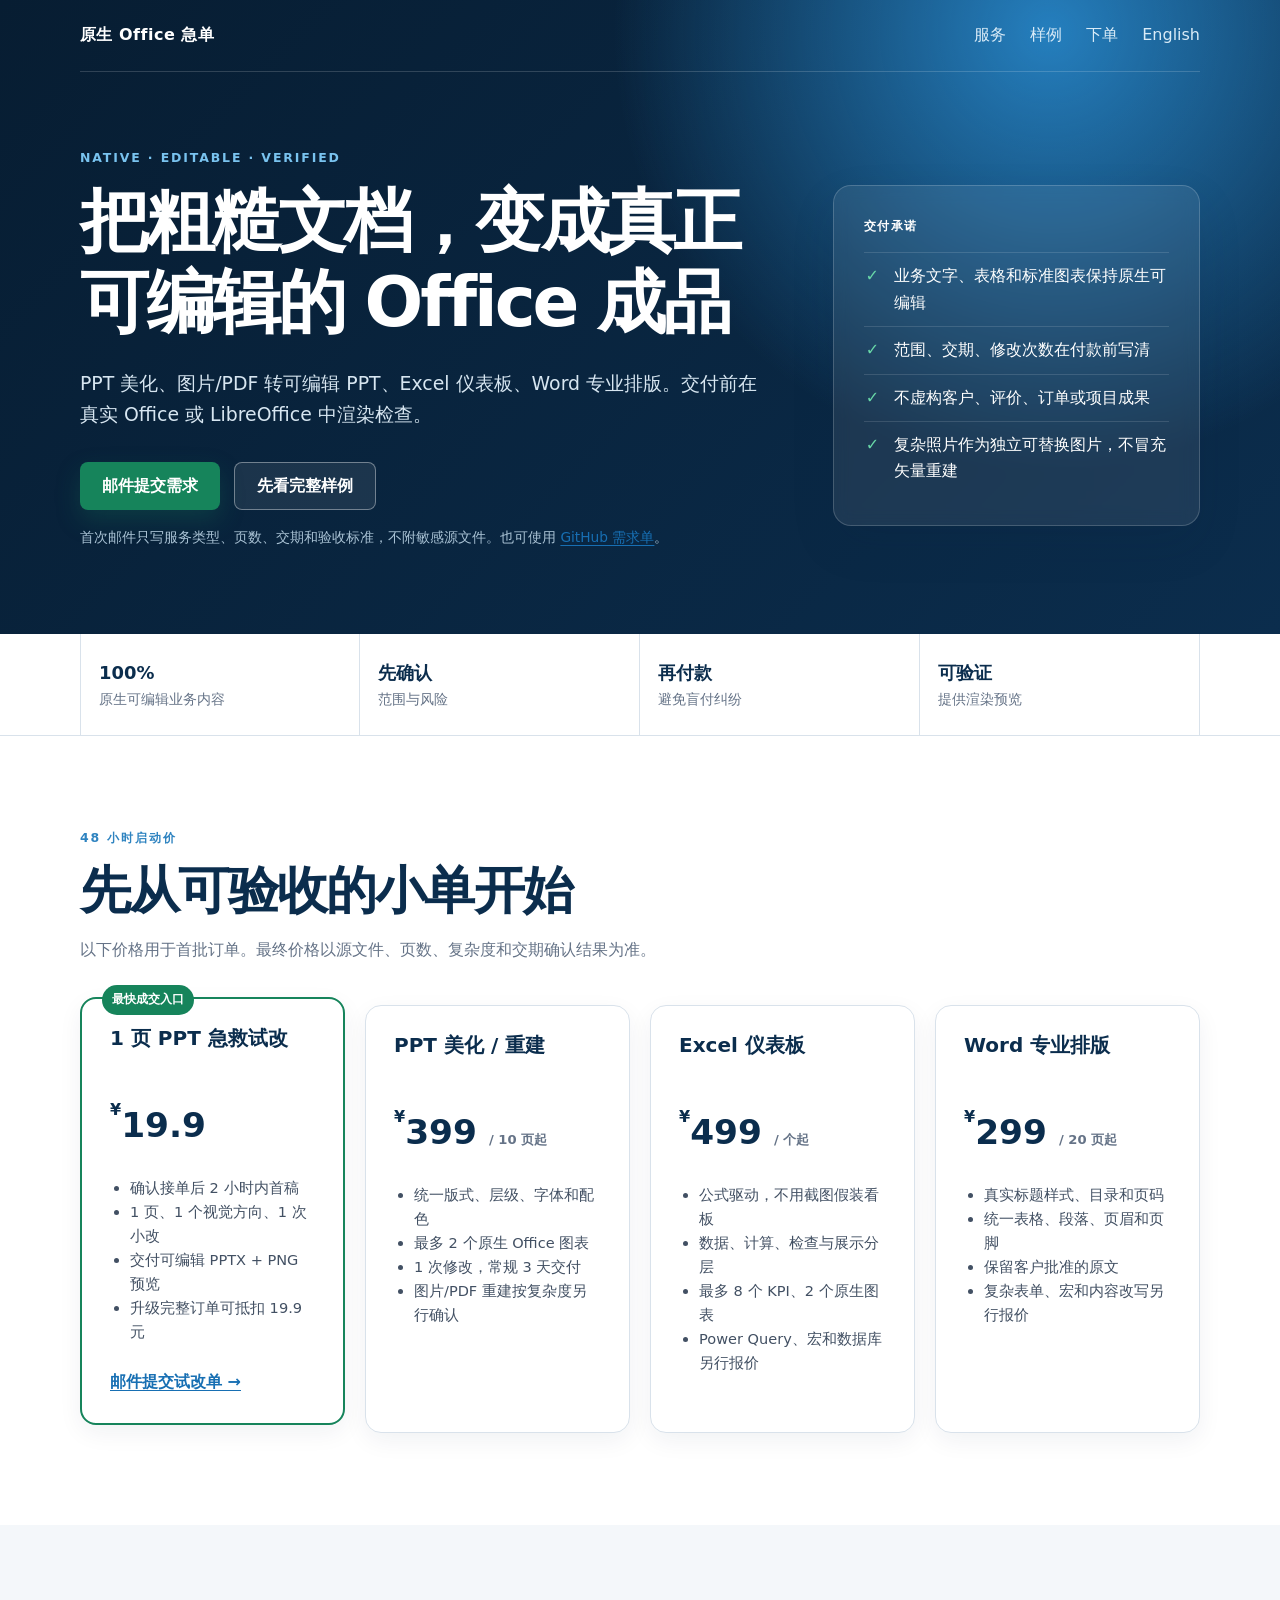
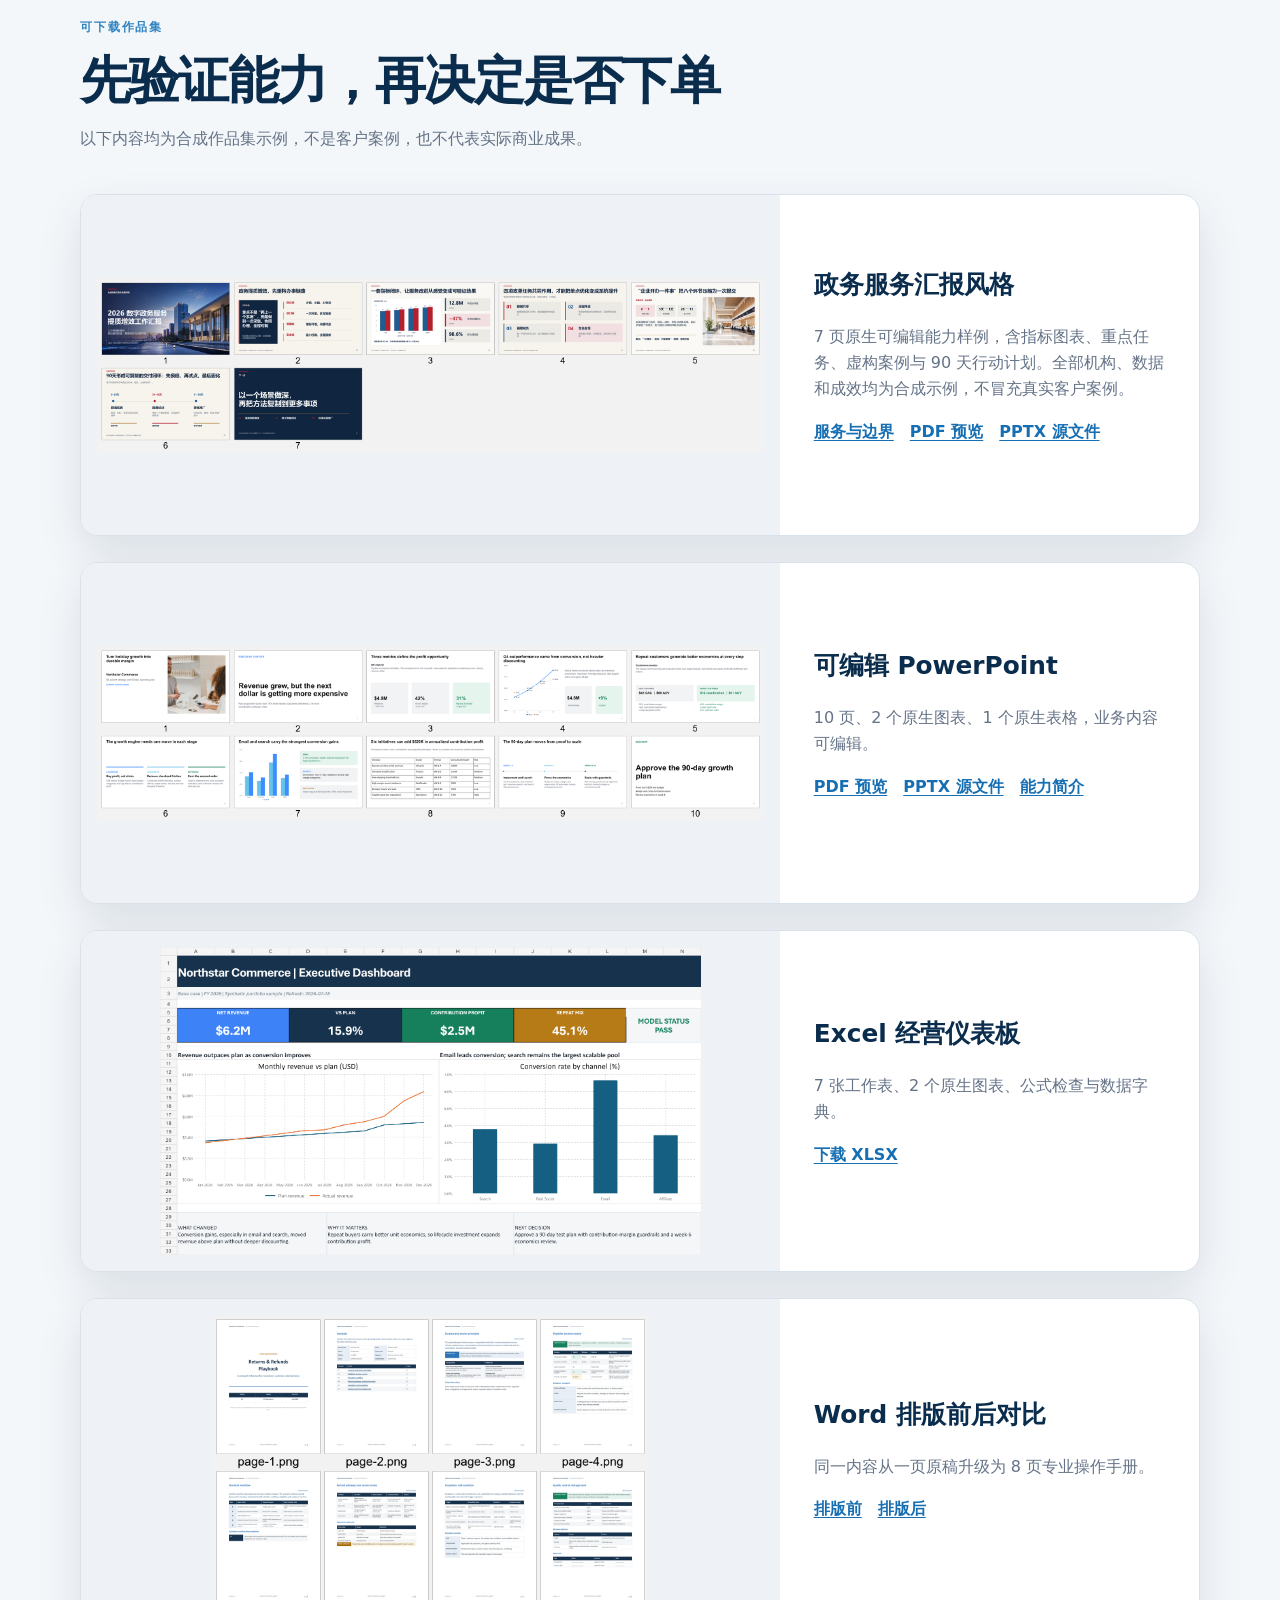
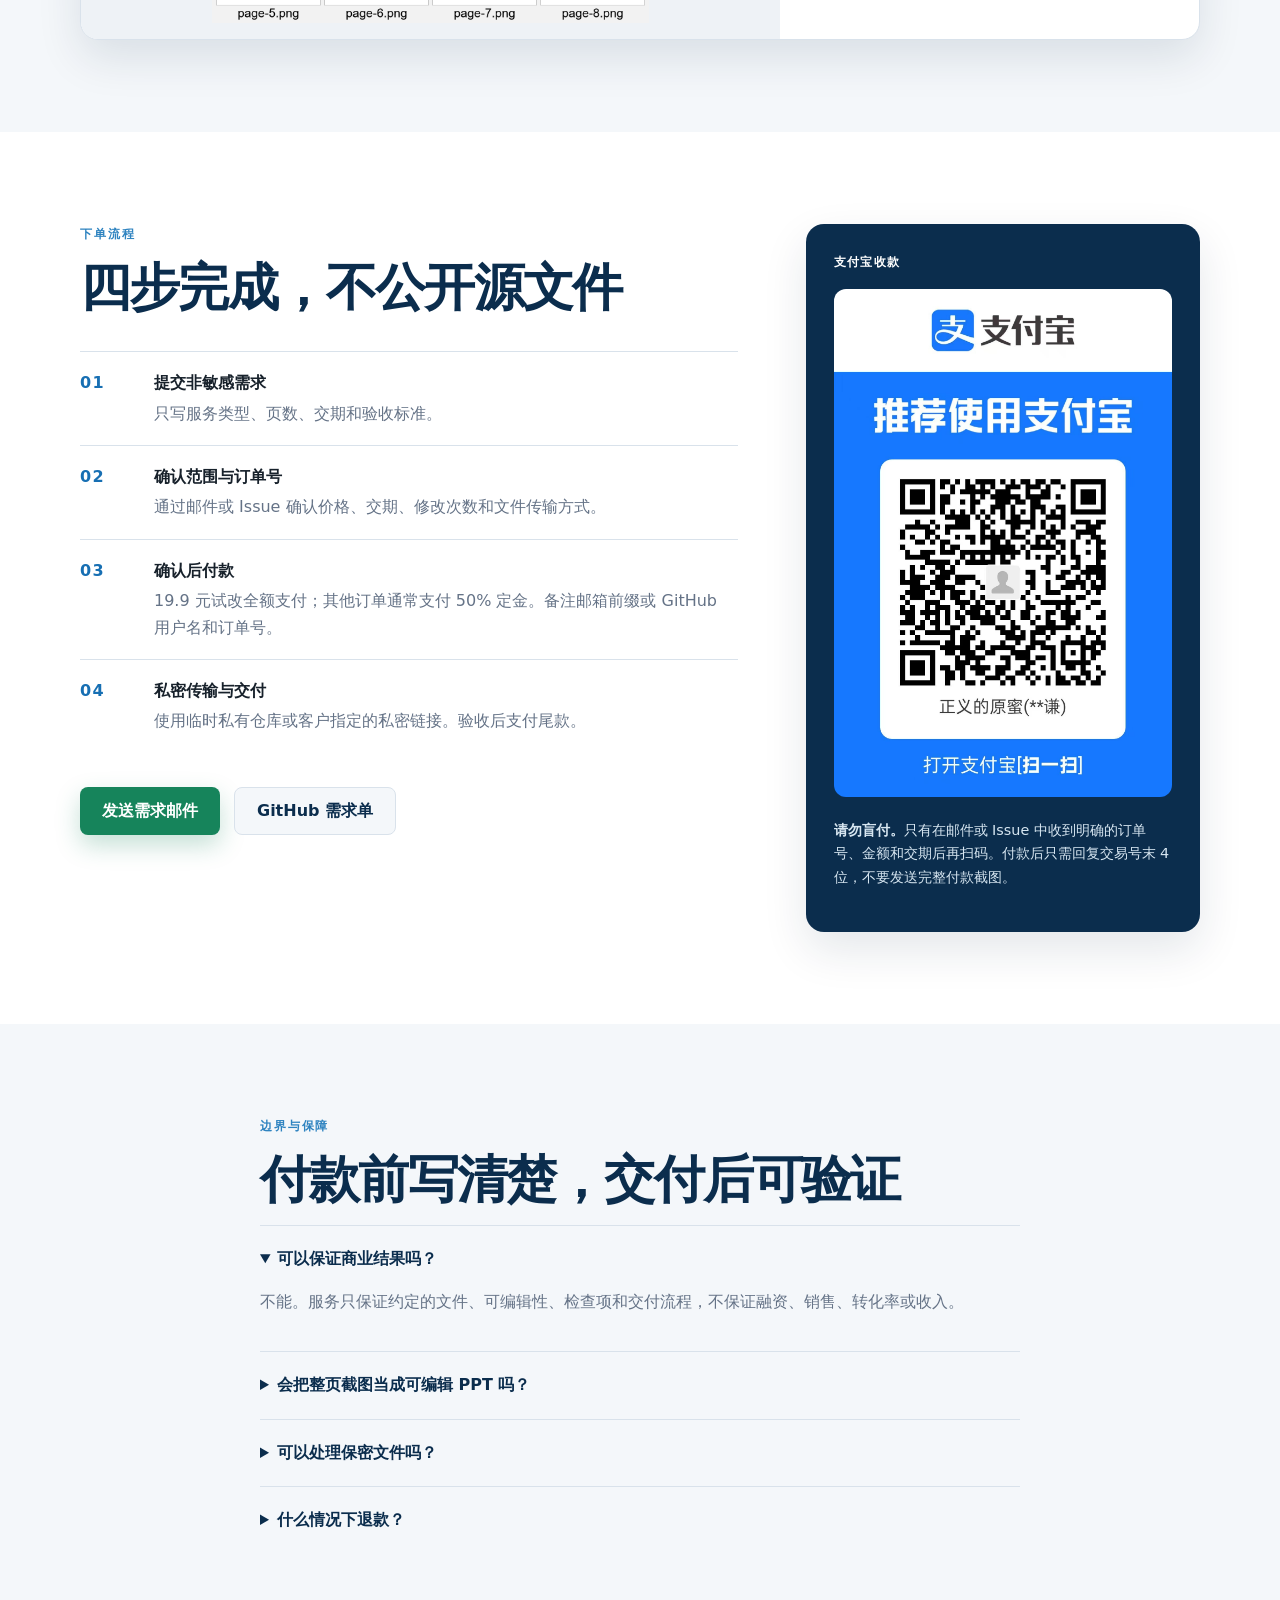
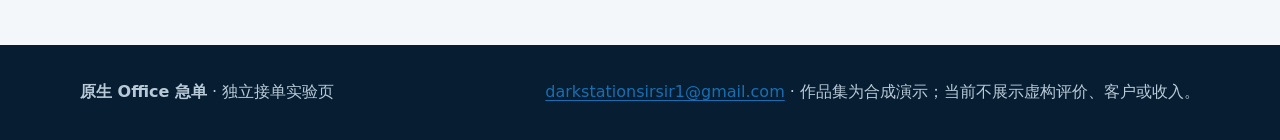
<file: index.html>
<!doctype html>
<html lang="zh-CN">
<head>
  <meta charset="utf-8">
  <meta name="viewport" content="width=device-width, initial-scale=1">
  <link rel="icon" href="favicon.svg" type="image/svg+xml">
  <title>原生 Office 急单｜PPT、Excel、Word 可编辑交付</title>
  <meta name="description" content="PPT美化、图片/PDF转可编辑PPT、Excel仪表板、Word专业排版。先确认范围再付款，提供原生可编辑文件与真实Office渲染检查。">
  <meta name="theme-color" content="#0b2d4d">
  <meta property="og:title" content="原生 Office 急单｜可编辑交付">
  <meta property="og:description" content="先看样例、再确认范围、最后付款。PPT、Excel、Word 小单可接。">
  <meta property="og:type" content="website">
  <meta property="og:url" content="https://newhack-cpu.github.io/office-native-studio/">
  <meta property="og:image" content="https://newhack-cpu.github.io/office-native-studio/assets/ppt-portfolio.png">
  <link rel="canonical" href="https://newhack-cpu.github.io/office-native-studio/">
  <link rel="alternate" hreflang="zh-CN" href="https://newhack-cpu.github.io/office-native-studio/">
  <link rel="alternate" hreflang="en" href="https://newhack-cpu.github.io/office-native-studio/en.html">
  <link rel="stylesheet" href="styles.css?v=20260719-2">
</head>
<body>
  <header class="hero">
    <nav class="nav shell" aria-label="主导航">
      <a class="brand" href="#top">原生 Office 急单</a>
      <div class="nav-links">
        <a href="#services">服务</a>
        <a href="#proof">样例</a>
        <a href="#order">下单</a>
        <a href="en.html" lang="en">English</a>
      </div>
    </nav>
    <div class="hero-grid shell" id="top">
      <div>
        <p class="eyebrow">NATIVE · EDITABLE · VERIFIED</p>
        <h1>把粗糙文档，变成真正可编辑的 Office 成品</h1>
        <p class="lede">PPT 美化、图片/PDF 转可编辑 PPT、Excel 仪表板、Word 专业排版。交付前在真实 Office 或 LibreOffice 中渲染检查。</p>
        <div class="hero-actions">
          <a class="button primary" href="mailto:darkstationsirsir1@gmail.com?subject=%5BOffice%20Order%5D%20New%20request">邮件提交需求</a>
          <a class="button secondary" href="downloads/editable-ppt-sample.pdf">先看完整样例</a>
        </div>
        <p class="microcopy">首次邮件只写服务类型、页数、交期和验收标准，不附敏感源文件。也可使用 <a href="https://github.com/newhack-cpu/office-native-studio/issues/new?template=order.yml">GitHub 需求单</a>。</p>
      </div>
      <aside class="hero-card" aria-label="交付承诺">
        <p class="card-kicker">交付承诺</p>
        <ul class="check-list">
          <li>业务文字、表格和标准图表保持原生可编辑</li>
          <li>范围、交期、修改次数在付款前写清</li>
          <li>不虚构客户、评价、订单或项目成果</li>
          <li>复杂照片作为独立可替换图片，不冒充矢量重建</li>
        </ul>
      </aside>
    </div>
  </header>

  <main>
    <section class="proof-strip" aria-label="服务特点">
      <div class="shell proof-grid">
        <div><strong>100%</strong><span>原生可编辑业务内容</span></div>
        <div><strong>先确认</strong><span>范围与风险</span></div>
        <div><strong>再付款</strong><span>避免盲付纠纷</span></div>
        <div><strong>可验证</strong><span>提供渲染预览</span></div>
      </div>
    </section>

    <section class="section shell" id="services">
      <div class="section-heading">
        <p class="eyebrow">48 小时启动价</p>
        <h2>先从可验收的小单开始</h2>
        <p>以下价格用于首批订单。最终价格以源文件、页数、复杂度和交期确认结果为准。</p>
      </div>
      <div class="service-grid">
        <article class="service-card featured">
          <span class="tag">最快成交入口</span>
          <h3>1 页 PPT 急救试改</h3>
          <p class="price"><span>¥</span>19.9</p>
          <ul>
            <li>确认接单后 2 小时内首稿</li>
            <li>1 页、1 个视觉方向、1 次小改</li>
            <li>交付可编辑 PPTX + PNG 预览</li>
            <li>升级完整订单可抵扣 19.9 元</li>
          </ul>
          <a class="text-link" href="mailto:darkstationsirsir1@gmail.com?subject=%5BPPT%20Trial%5D%201-slide%20redesign">邮件提交试改单 →</a>
        </article>
        <article class="service-card">
          <h3>PPT 美化 / 重建</h3>
          <p class="price"><span>¥</span>399 <small>/ 10 页起</small></p>
          <ul>
            <li>统一版式、层级、字体和配色</li>
            <li>最多 2 个原生 Office 图表</li>
            <li>1 次修改，常规 3 天交付</li>
            <li>图片/PDF 重建按复杂度另行确认</li>
          </ul>
        </article>
        <article class="service-card">
          <h3>Excel 仪表板</h3>
          <p class="price"><span>¥</span>499 <small>/ 个起</small></p>
          <ul>
            <li>公式驱动，不用截图假装看板</li>
            <li>数据、计算、检查与展示分层</li>
            <li>最多 8 个 KPI、2 个原生图表</li>
            <li>Power Query、宏和数据库另行报价</li>
          </ul>
        </article>
        <article class="service-card">
          <h3>Word 专业排版</h3>
          <p class="price"><span>¥</span>299 <small>/ 20 页起</small></p>
          <ul>
            <li>真实标题样式、目录和页码</li>
            <li>统一表格、段落、页眉和页脚</li>
            <li>保留客户批准的原文</li>
            <li>复杂表单、宏和内容改写另行报价</li>
          </ul>
        </article>
      </div>
    </section>

    <section class="section muted" id="proof">
      <div class="shell">
        <div class="section-heading">
          <p class="eyebrow">可下载作品集</p>
          <h2>先验证能力，再决定是否下单</h2>
          <p>以下内容均为合成作品集示例，不是客户案例，也不代表实际商业成果。</p>
        </div>
        <div class="portfolio-grid">
          <article class="portfolio-card">
            <img src="assets/government-ppt-sample.png" alt="七页合成政务服务汇报PPT缩略总览">
            <div>
              <h3>政务服务汇报风格</h3>
              <p>7 页原生可编辑能力样例，含指标图表、重点任务、虚构案例与 90 天行动计划。全部机构、数据和成效均为合成示例，不冒充真实客户案例。</p>
              <p class="link-row"><a href="government-presentation-redesign.html">服务与边界</a><a href="downloads/government-service-synthetic-sample.pdf">PDF 预览</a><a href="downloads/government-service-synthetic-sample.pptx">PPTX 源文件</a></p>
            </div>
          </article>
          <article class="portfolio-card">
            <img src="assets/ppt-portfolio.png" alt="十页可编辑商业策略PPT缩略总览">
            <div>
              <h3>可编辑 PowerPoint</h3>
              <p>10 页、2 个原生图表、1 个原生表格，业务内容可编辑。</p>
              <p class="link-row"><a href="downloads/editable-ppt-sample.pdf">PDF 预览</a><a href="downloads/editable-ppt-sample.pptx">PPTX 源文件</a><a href="downloads/capability-profile.pdf">能力简介</a></p>
            </div>
          </article>
          <article class="portfolio-card">
            <img src="assets/excel-dashboard.png" alt="公式驱动Excel经营仪表板预览">
            <div>
              <h3>Excel 经营仪表板</h3>
              <p>7 张工作表、2 个原生图表、公式检查与数据字典。</p>
              <p class="link-row"><a href="downloads/excel-dashboard-sample.xlsx">下载 XLSX</a></p>
            </div>
          </article>
          <article class="portfolio-card">
            <img src="assets/word-portfolio.png" alt="八页专业Word操作手册缩略总览">
            <div>
              <h3>Word 排版前后对比</h3>
              <p>同一内容从一页原稿升级为 8 页专业操作手册。</p>
              <p class="link-row"><a href="downloads/word-before.pdf">排版前</a><a href="downloads/word-after.pdf">排版后</a></p>
            </div>
          </article>
        </div>
      </div>
    </section>

    <section class="section shell" id="order">
      <div class="order-grid">
        <div>
          <p class="eyebrow">下单流程</p>
          <h2>四步完成，不公开源文件</h2>
          <ol class="steps">
            <li><span>01</span><div><strong>提交非敏感需求</strong><p>只写服务类型、页数、交期和验收标准。</p></div></li>
            <li><span>02</span><div><strong>确认范围与订单号</strong><p>通过邮件或 Issue 确认价格、交期、修改次数和文件传输方式。</p></div></li>
            <li><span>03</span><div><strong>确认后付款</strong><p>19.9 元试改全额支付；其他订单通常支付 50% 定金。备注邮箱前缀或 GitHub 用户名和订单号。</p></div></li>
            <li><span>04</span><div><strong>私密传输与交付</strong><p>使用临时私有仓库或客户指定的私密链接。验收后支付尾款。</p></div></li>
          </ol>
          <div class="hero-actions">
            <a class="button primary" href="mailto:darkstationsirsir1@gmail.com?subject=%5BOffice%20Order%5D%20New%20request">发送需求邮件</a>
            <a class="button secondary" href="https://github.com/newhack-cpu/office-native-studio/issues/new?template=order.yml">GitHub 需求单</a>
          </div>
        </div>
        <aside class="payment-card">
          <p class="card-kicker">支付宝收款</p>
          <img src="assets/alipay-qr.jpg" alt="支付宝个人收款二维码，确认范围后扫码付款">
          <p><strong>请勿盲付。</strong>只有在邮件或 Issue 中收到明确的订单号、金额和交期后再扫码。付款后只需回复交易号末 4 位，不要发送完整付款截图。</p>
        </aside>
      </div>
    </section>

    <section class="section faq muted">
      <div class="shell narrow">
        <p class="eyebrow">边界与保障</p>
        <h2>付款前写清楚，交付后可验证</h2>
        <details open><summary>可以保证商业结果吗？</summary><p>不能。服务只保证约定的文件、可编辑性、检查项和交付流程，不保证融资、销售、转化率或收入。</p></details>
        <details><summary>会把整页截图当成可编辑 PPT 吗？</summary><p>不会。业务文字、表格和标准图表会重建为原生对象；照片等复杂视觉保留为独立可替换图片。</p></details>
        <details><summary>可以处理保密文件吗？</summary><p>可以在确认范围后使用临时私有仓库或客户指定的私密传输方式。请先删除不必要的身份证号、账户、客户名单等敏感字段。</p></details>
        <details><summary>什么情况下退款？</summary><p>未确认范围前不付款。付款后尚未开始制作可全额退回；已经开始的订单按已完成且可交付的工作量结算，具体规则在订单确认中写明。</p></details>
      </div>
    </section>
  </main>

  <footer class="footer">
    <div class="shell">
      <p><strong>原生 Office 急单</strong> · 独立接单实验页</p>
      <p><a href="mailto:darkstationsirsir1@gmail.com">darkstationsirsir1@gmail.com</a> · 作品集为合成演示；当前不展示虚构评价、客户或收入。</p>
    </div>
  </footer>
</body>
</html>
</file>
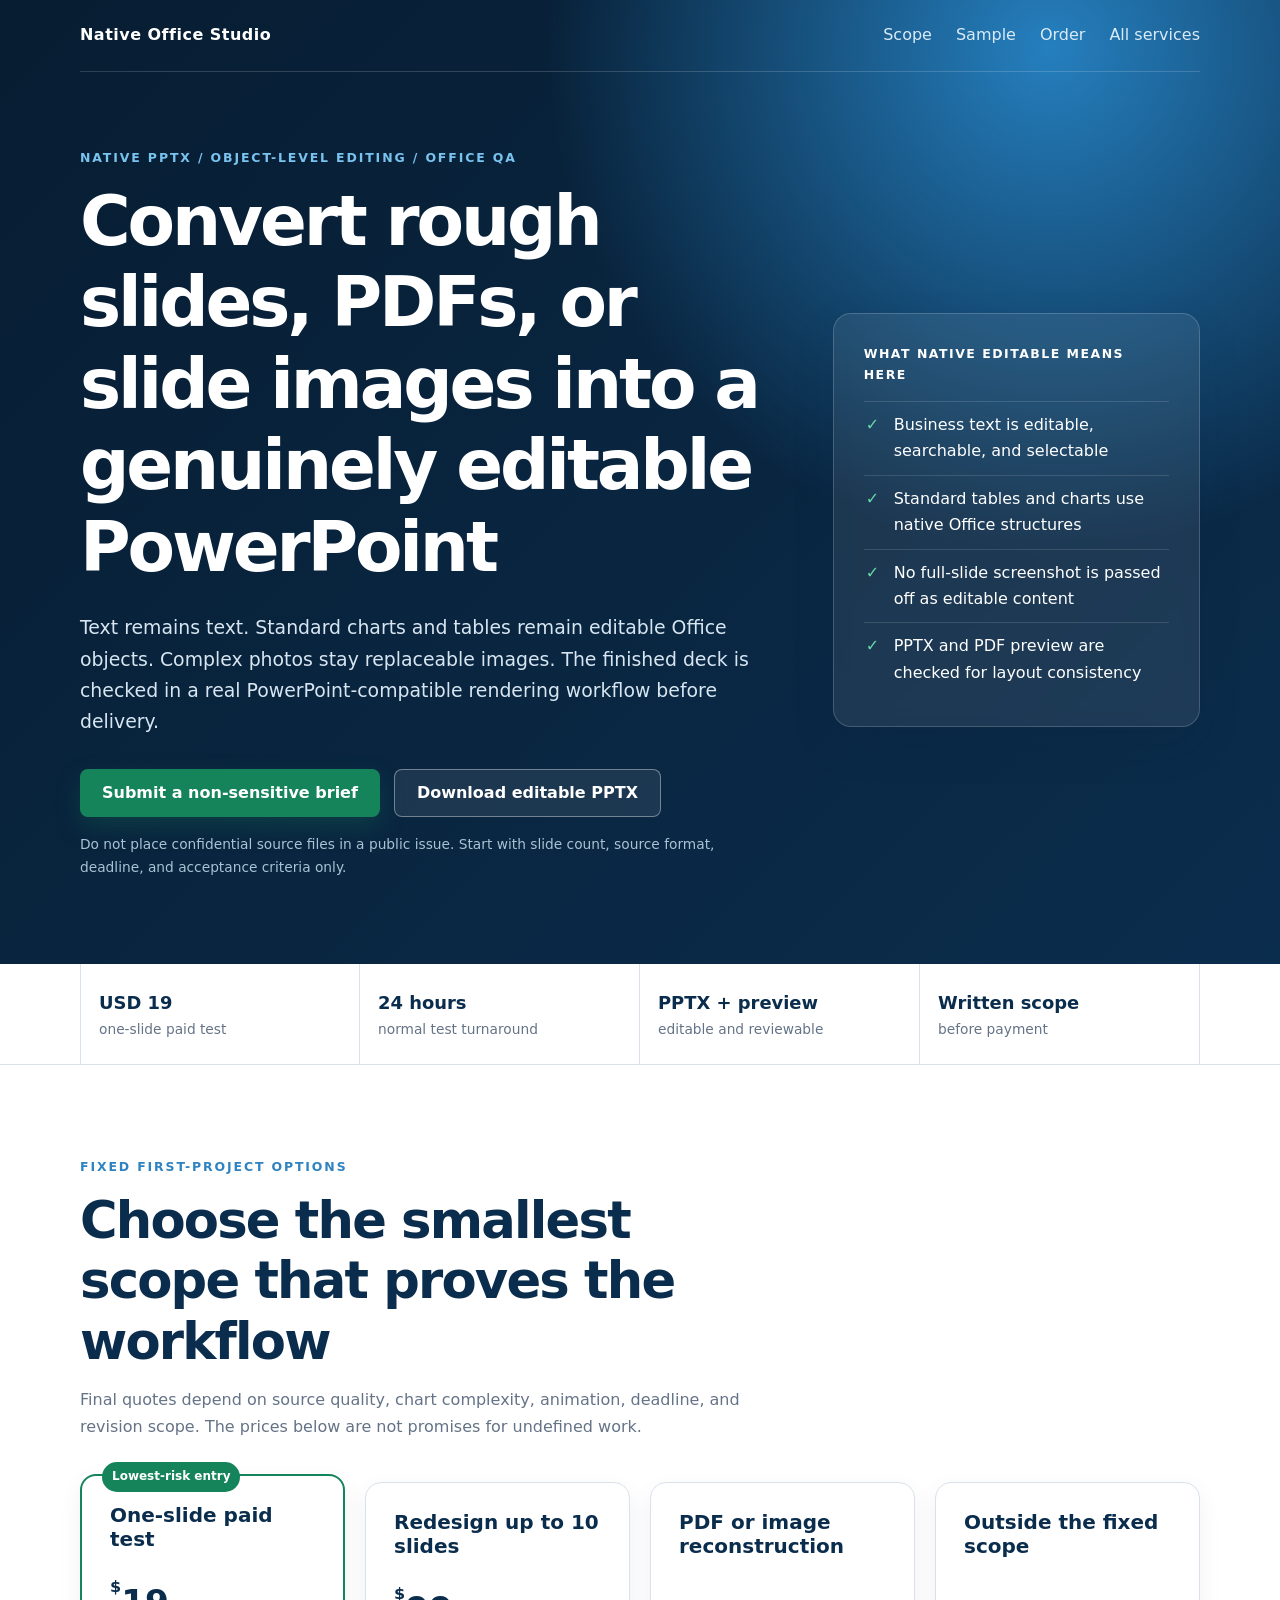
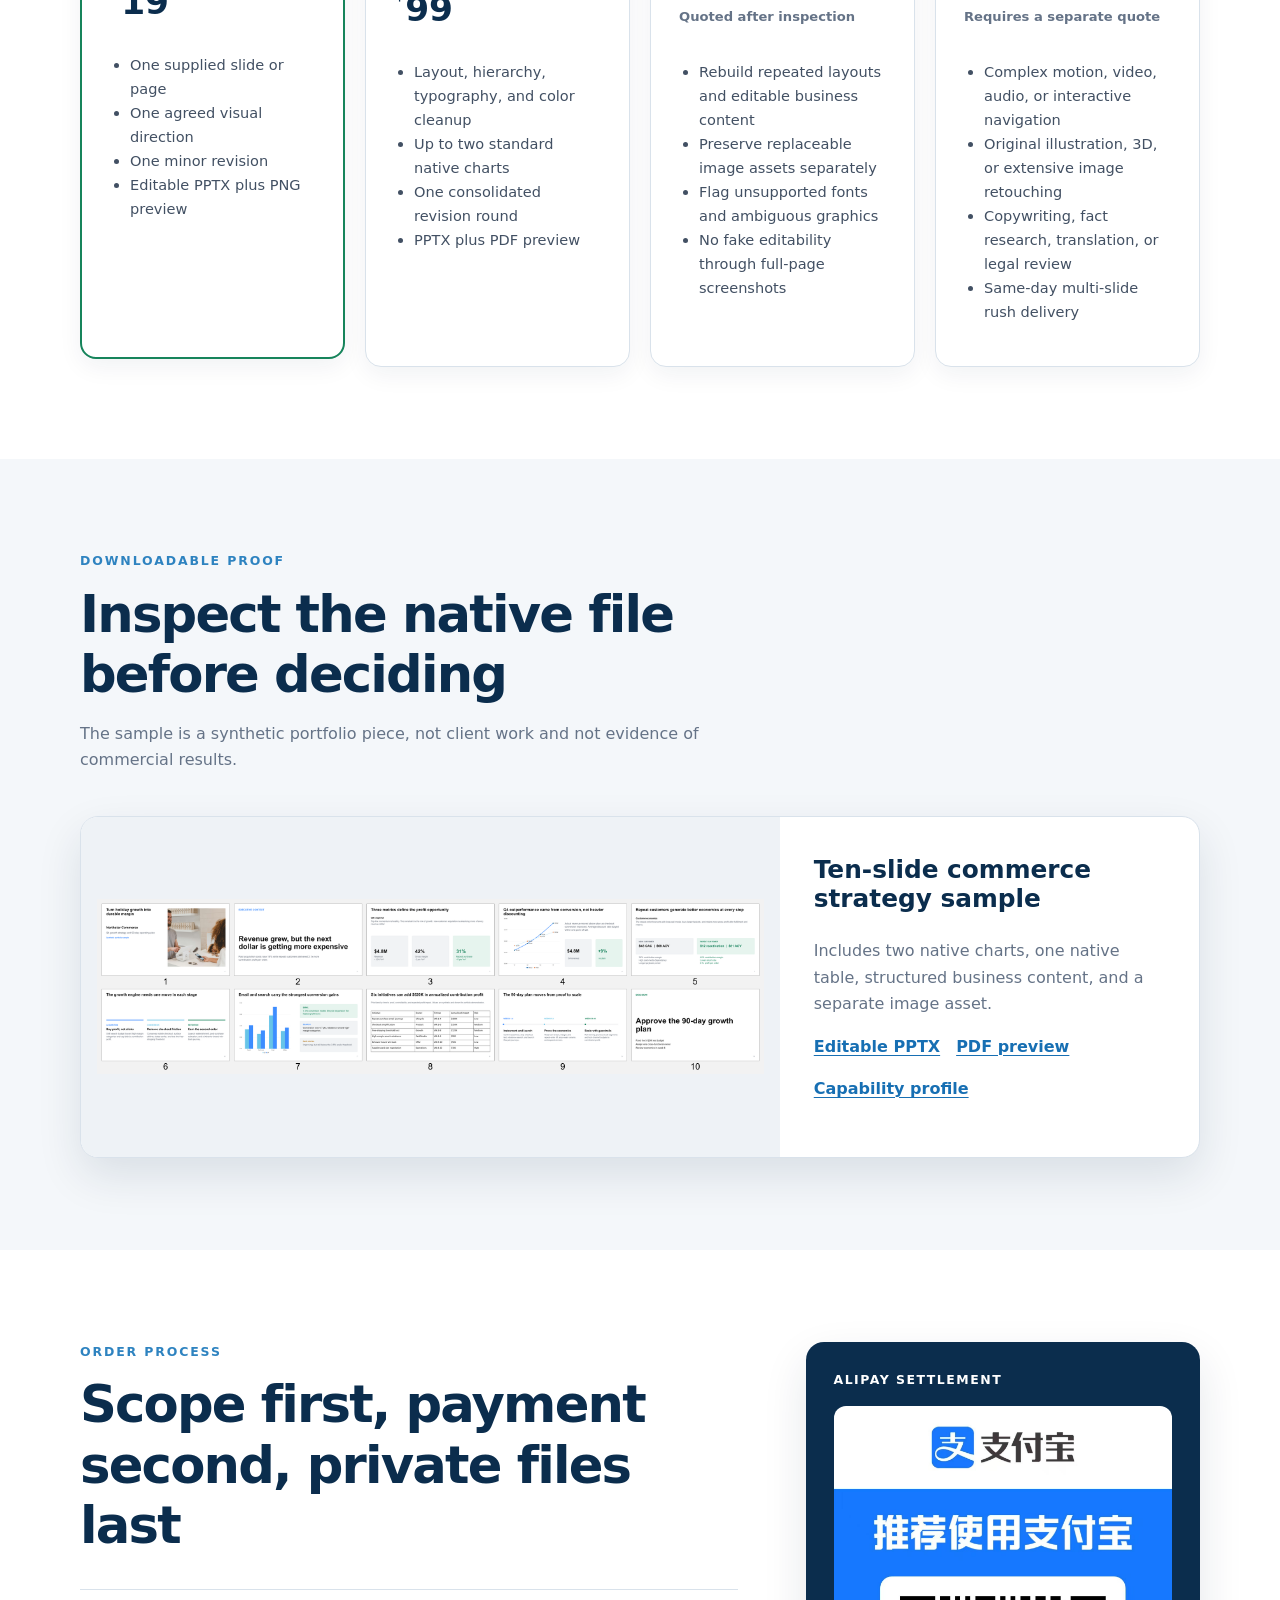
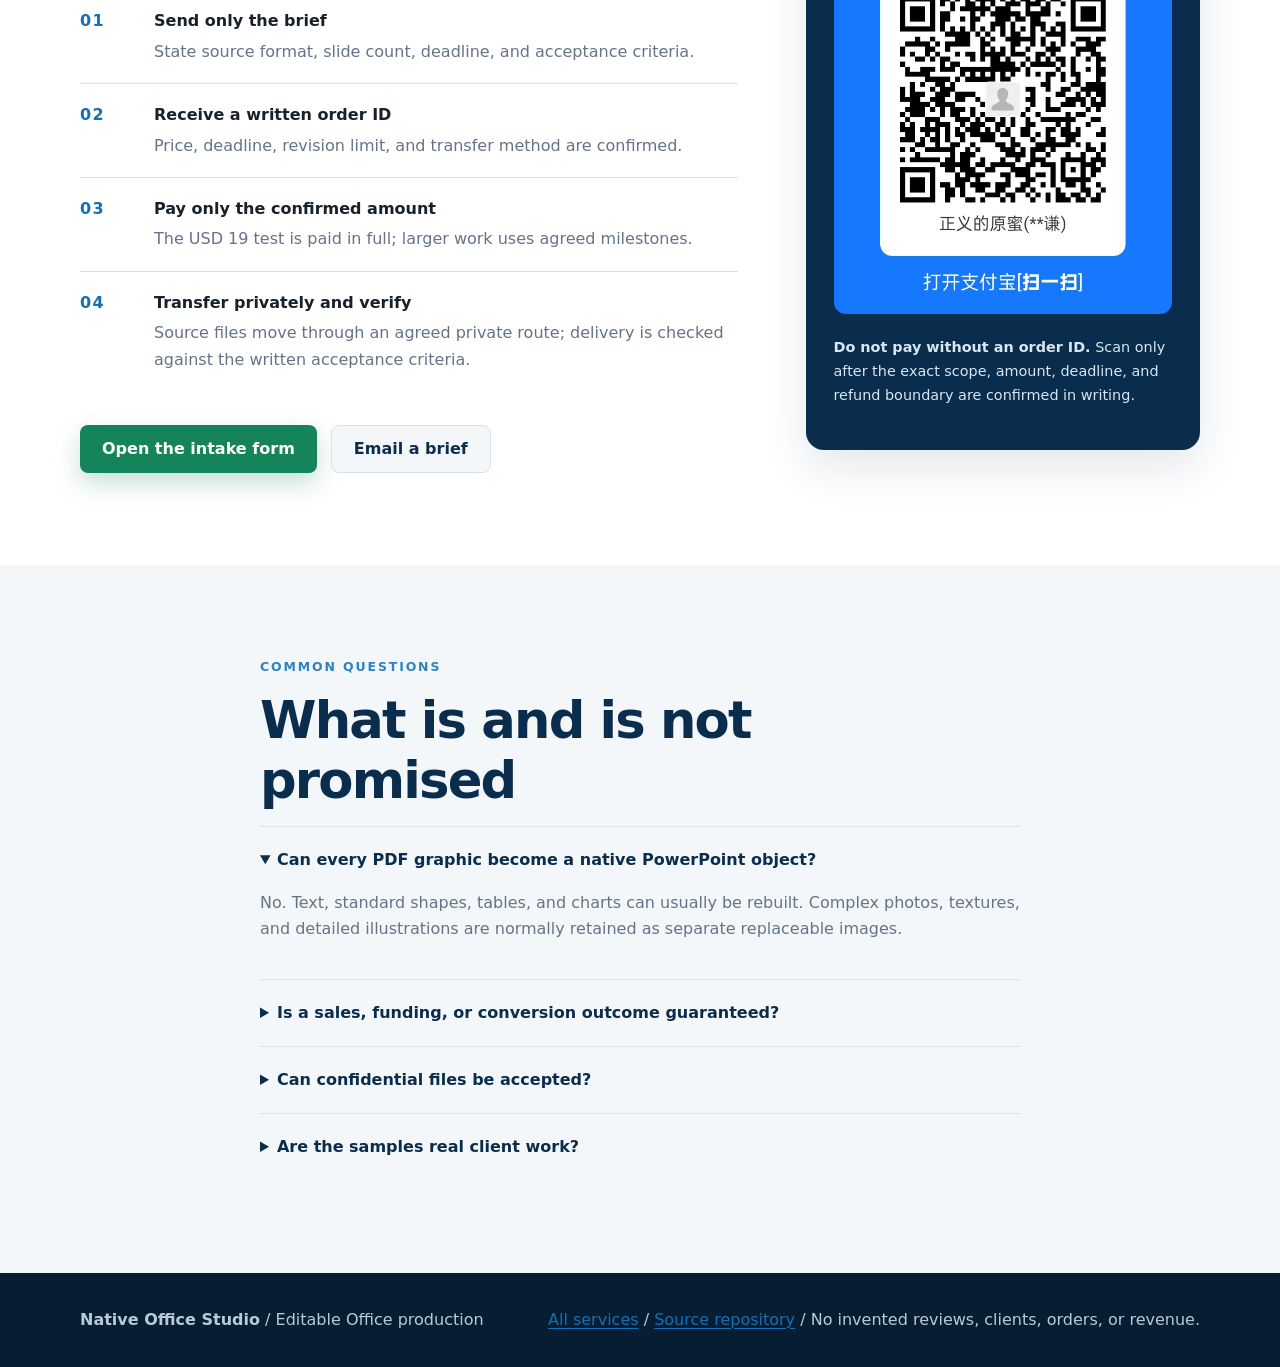
<file: editable-powerpoint-redesign.html>
<!doctype html>
<html lang="en">
<head>
  <meta charset="utf-8">
  <meta name="viewport" content="width=device-width, initial-scale=1">
  <link rel="icon" href="favicon.svg" type="image/svg+xml">
  <title>Editable PowerPoint Redesign Service | Native PPTX Delivery</title>
  <meta name="description" content="Redesign rough slides or reconstruct PDF and image-based decks as native, editable PowerPoint. Inspect the editable PPTX sample before ordering a USD 19 paid test.">
  <meta name="theme-color" content="#0b2d4d">
  <meta property="og:title" content="Editable PowerPoint Redesign Service">
  <meta property="og:description" content="Native PPTX objects, real Office QA, fixed first-project pricing, and a downloadable editable sample.">
  <meta property="og:type" content="website">
  <meta property="og:url" content="https://newhack-cpu.github.io/office-native-studio/editable-powerpoint-redesign.html">
  <meta property="og:image" content="https://newhack-cpu.github.io/office-native-studio/assets/ppt-portfolio.png">
  <link rel="canonical" href="https://newhack-cpu.github.io/office-native-studio/editable-powerpoint-redesign.html">
  <link rel="stylesheet" href="styles.css?v=20260719-3">
  <script type="application/ld+json">
  {
    "@context": "https://schema.org",
    "@type": "Service",
    "name": "Editable PowerPoint redesign and reconstruction",
    "provider": {
      "@type": "ProfessionalService",
      "name": "Native Office Studio",
      "url": "https://newhack-cpu.github.io/office-native-studio/en.html"
    },
    "areaServed": "Worldwide",
    "availableChannel": {
      "@type": "ServiceChannel",
      "serviceUrl": "https://github.com/newhack-cpu/office-native-studio/issues/new?template=order.yml"
    },
    "offers": [
      {
        "@type": "Offer",
        "name": "One-slide paid PowerPoint test",
        "price": "19",
        "priceCurrency": "USD"
      },
      {
        "@type": "Offer",
        "name": "PowerPoint redesign up to 10 slides",
        "price": "99",
        "priceCurrency": "USD"
      }
    ]
  }
  </script>
</head>
<body>
  <header class="hero">
    <nav class="nav shell" aria-label="Primary navigation">
      <a class="brand" href="en.html">Native Office Studio</a>
      <div class="nav-links">
        <a href="#scope">Scope</a>
        <a href="#sample">Sample</a>
        <a href="#order">Order</a>
        <a href="en.html">All services</a>
      </div>
    </nav>
    <div class="hero-grid shell" id="top">
      <div>
        <p class="eyebrow">NATIVE PPTX / OBJECT-LEVEL EDITING / OFFICE QA</p>
        <h1>Convert rough slides, PDFs, or slide images into a genuinely editable PowerPoint</h1>
        <p class="lede">Text remains text. Standard charts and tables remain editable Office objects. Complex photos stay replaceable images. The finished deck is checked in a real PowerPoint-compatible rendering workflow before delivery.</p>
        <div class="hero-actions">
          <a class="button primary" href="https://github.com/newhack-cpu/office-native-studio/issues/new?template=order.yml">Submit a non-sensitive brief</a>
          <a class="button secondary" href="downloads/editable-ppt-sample.pptx">Download editable PPTX</a>
        </div>
        <p class="microcopy">Do not place confidential source files in a public issue. Start with slide count, source format, deadline, and acceptance criteria only.</p>
      </div>
      <aside class="hero-card" aria-label="PowerPoint delivery commitments">
        <p class="card-kicker">What native editable means here</p>
        <ul class="check-list">
          <li>Business text is editable, searchable, and selectable</li>
          <li>Standard tables and charts use native Office structures</li>
          <li>No full-slide screenshot is passed off as editable content</li>
          <li>PPTX and PDF preview are checked for layout consistency</li>
        </ul>
      </aside>
    </div>
  </header>

  <main>
    <section class="proof-strip" aria-label="PowerPoint service proof points">
      <div class="shell proof-grid">
        <div><strong>USD 19</strong><span>one-slide paid test</span></div>
        <div><strong>24 hours</strong><span>normal test turnaround</span></div>
        <div><strong>PPTX + preview</strong><span>editable and reviewable</span></div>
        <div><strong>Written scope</strong><span>before payment</span></div>
      </div>
    </section>

    <section class="section shell" id="scope">
      <div class="section-heading">
        <p class="eyebrow">FIXED FIRST-PROJECT OPTIONS</p>
        <h2>Choose the smallest scope that proves the workflow</h2>
        <p>Final quotes depend on source quality, chart complexity, animation, deadline, and revision scope. The prices below are not promises for undefined work.</p>
      </div>
      <div class="service-grid">
        <article class="service-card featured">
          <span class="tag">Lowest-risk entry</span>
          <h3>One-slide paid test</h3>
          <p class="price"><span>$</span>19</p>
          <ul>
            <li>One supplied slide or page</li>
            <li>One agreed visual direction</li>
            <li>One minor revision</li>
            <li>Editable PPTX plus PNG preview</li>
          </ul>
        </article>
        <article class="service-card">
          <h3>Redesign up to 10 slides</h3>
          <p class="price"><span>$</span>99</p>
          <ul>
            <li>Layout, hierarchy, typography, and color cleanup</li>
            <li>Up to two standard native charts</li>
            <li>One consolidated revision round</li>
            <li>PPTX plus PDF preview</li>
          </ul>
        </article>
        <article class="service-card">
          <h3>PDF or image reconstruction</h3>
          <p class="price"><small>Quoted after inspection</small></p>
          <ul>
            <li>Rebuild repeated layouts and editable business content</li>
            <li>Preserve replaceable image assets separately</li>
            <li>Flag unsupported fonts and ambiguous graphics</li>
            <li>No fake editability through full-page screenshots</li>
          </ul>
        </article>
        <article class="service-card">
          <h3>Outside the fixed scope</h3>
          <p class="price"><small>Requires a separate quote</small></p>
          <ul>
            <li>Complex motion, video, audio, or interactive navigation</li>
            <li>Original illustration, 3D, or extensive image retouching</li>
            <li>Copywriting, fact research, translation, or legal review</li>
            <li>Same-day multi-slide rush delivery</li>
          </ul>
        </article>
      </div>
    </section>

    <section class="section muted" id="sample">
      <div class="shell">
        <div class="section-heading">
          <p class="eyebrow">DOWNLOADABLE PROOF</p>
          <h2>Inspect the native file before deciding</h2>
          <p>The sample is a synthetic portfolio piece, not client work and not evidence of commercial results.</p>
        </div>
        <div class="portfolio-grid">
          <article class="portfolio-card">
            <img src="assets/ppt-portfolio.png" alt="Montage of a ten-slide editable commerce strategy deck">
            <div>
              <h3>Ten-slide commerce strategy sample</h3>
              <p>Includes two native charts, one native table, structured business content, and a separate image asset.</p>
              <p class="link-row"><a href="downloads/editable-ppt-sample.pptx">Editable PPTX</a><a href="downloads/editable-ppt-sample.pdf">PDF preview</a><a href="downloads/capability-profile.pdf">Capability profile</a></p>
            </div>
          </article>
        </div>
      </div>
    </section>

    <section class="section shell" id="order">
      <div class="order-grid">
        <div>
          <p class="eyebrow">ORDER PROCESS</p>
          <h2>Scope first, payment second, private files last</h2>
          <ol class="steps">
            <li><span>01</span><div><strong>Send only the brief</strong><p>State source format, slide count, deadline, and acceptance criteria.</p></div></li>
            <li><span>02</span><div><strong>Receive a written order ID</strong><p>Price, deadline, revision limit, and transfer method are confirmed.</p></div></li>
            <li><span>03</span><div><strong>Pay only the confirmed amount</strong><p>The USD 19 test is paid in full; larger work uses agreed milestones.</p></div></li>
            <li><span>04</span><div><strong>Transfer privately and verify</strong><p>Source files move through an agreed private route; delivery is checked against the written acceptance criteria.</p></div></li>
          </ol>
          <div class="hero-actions">
            <a class="button primary" href="https://github.com/newhack-cpu/office-native-studio/issues/new?template=order.yml">Open the intake form</a>
            <a class="button secondary" href="mailto:darkstationsirsir1@gmail.com?subject=%5BPPT%20Paid%20Test%5D%20One%20slide">Email a brief</a>
          </div>
        </div>
        <aside class="payment-card">
          <p class="card-kicker">Alipay settlement</p>
          <img src="assets/alipay-qr.jpg" alt="Alipay personal payment QR code; scan only after order scope is confirmed">
          <p><strong>Do not pay without an order ID.</strong> Scan only after the exact scope, amount, deadline, and refund boundary are confirmed in writing.</p>
        </aside>
      </div>
    </section>

    <section class="section faq muted">
      <div class="shell narrow">
        <p class="eyebrow">COMMON QUESTIONS</p>
        <h2>What is and is not promised</h2>
        <details open><summary>Can every PDF graphic become a native PowerPoint object?</summary><p>No. Text, standard shapes, tables, and charts can usually be rebuilt. Complex photos, textures, and detailed illustrations are normally retained as separate replaceable images.</p></details>
        <details><summary>Is a sales, funding, or conversion outcome guaranteed?</summary><p>No. The commitment is limited to the written file scope, editability, QA checks, revisions, and deadline.</p></details>
        <details><summary>Can confidential files be accepted?</summary><p>Yes, but only after scope confirmation through a temporary private repository or another agreed secure transfer route. Remove unnecessary personal and account data first.</p></details>
        <details><summary>Are the samples real client work?</summary><p>No. They are synthetic portfolio assets created to demonstrate current production capability. No client history, testimonials, orders, or revenue are implied.</p></details>
      </div>
    </section>
  </main>

  <footer class="footer">
    <div class="shell">
      <p><strong>Native Office Studio</strong> / Editable Office production</p>
      <p><a href="en.html">All services</a> / <a href="https://github.com/newhack-cpu/office-native-studio">Source repository</a> / No invented reviews, clients, orders, or revenue.</p>
    </div>
  </footer>
</body>
</html>
</file>
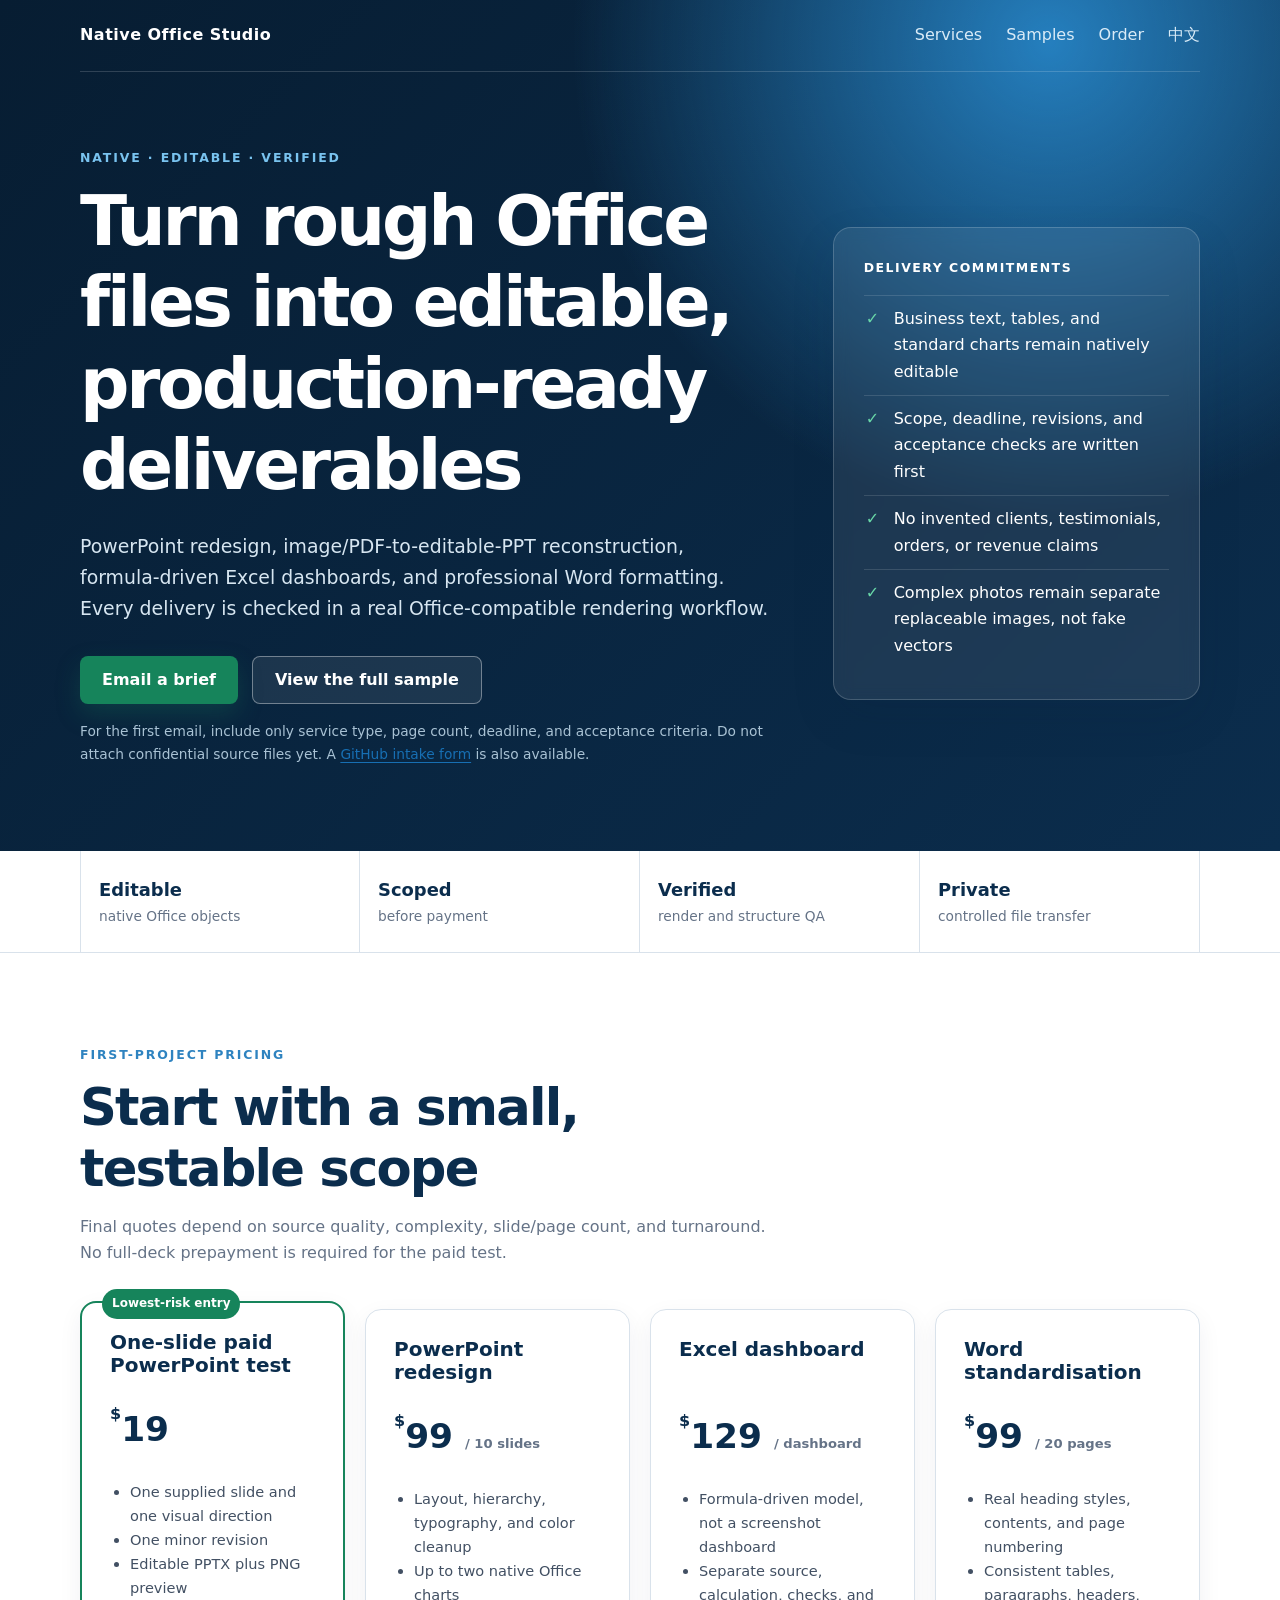
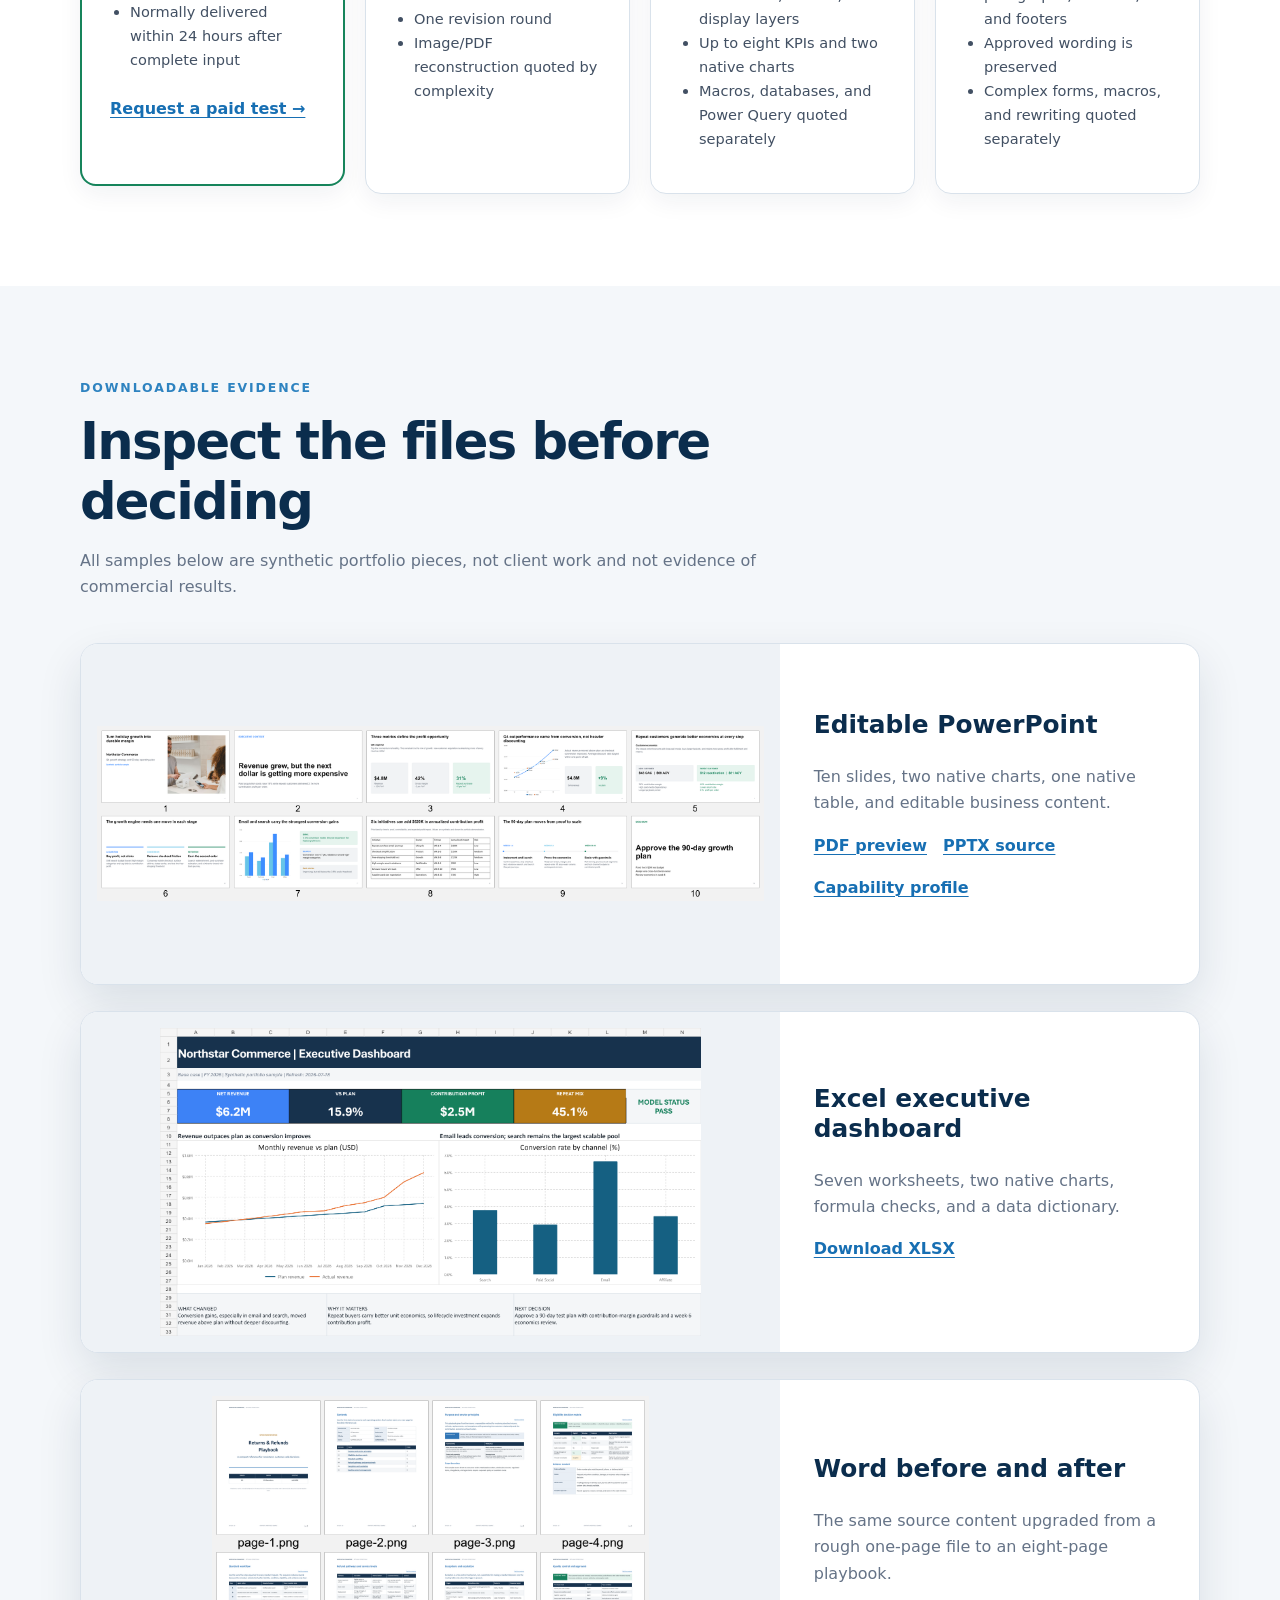
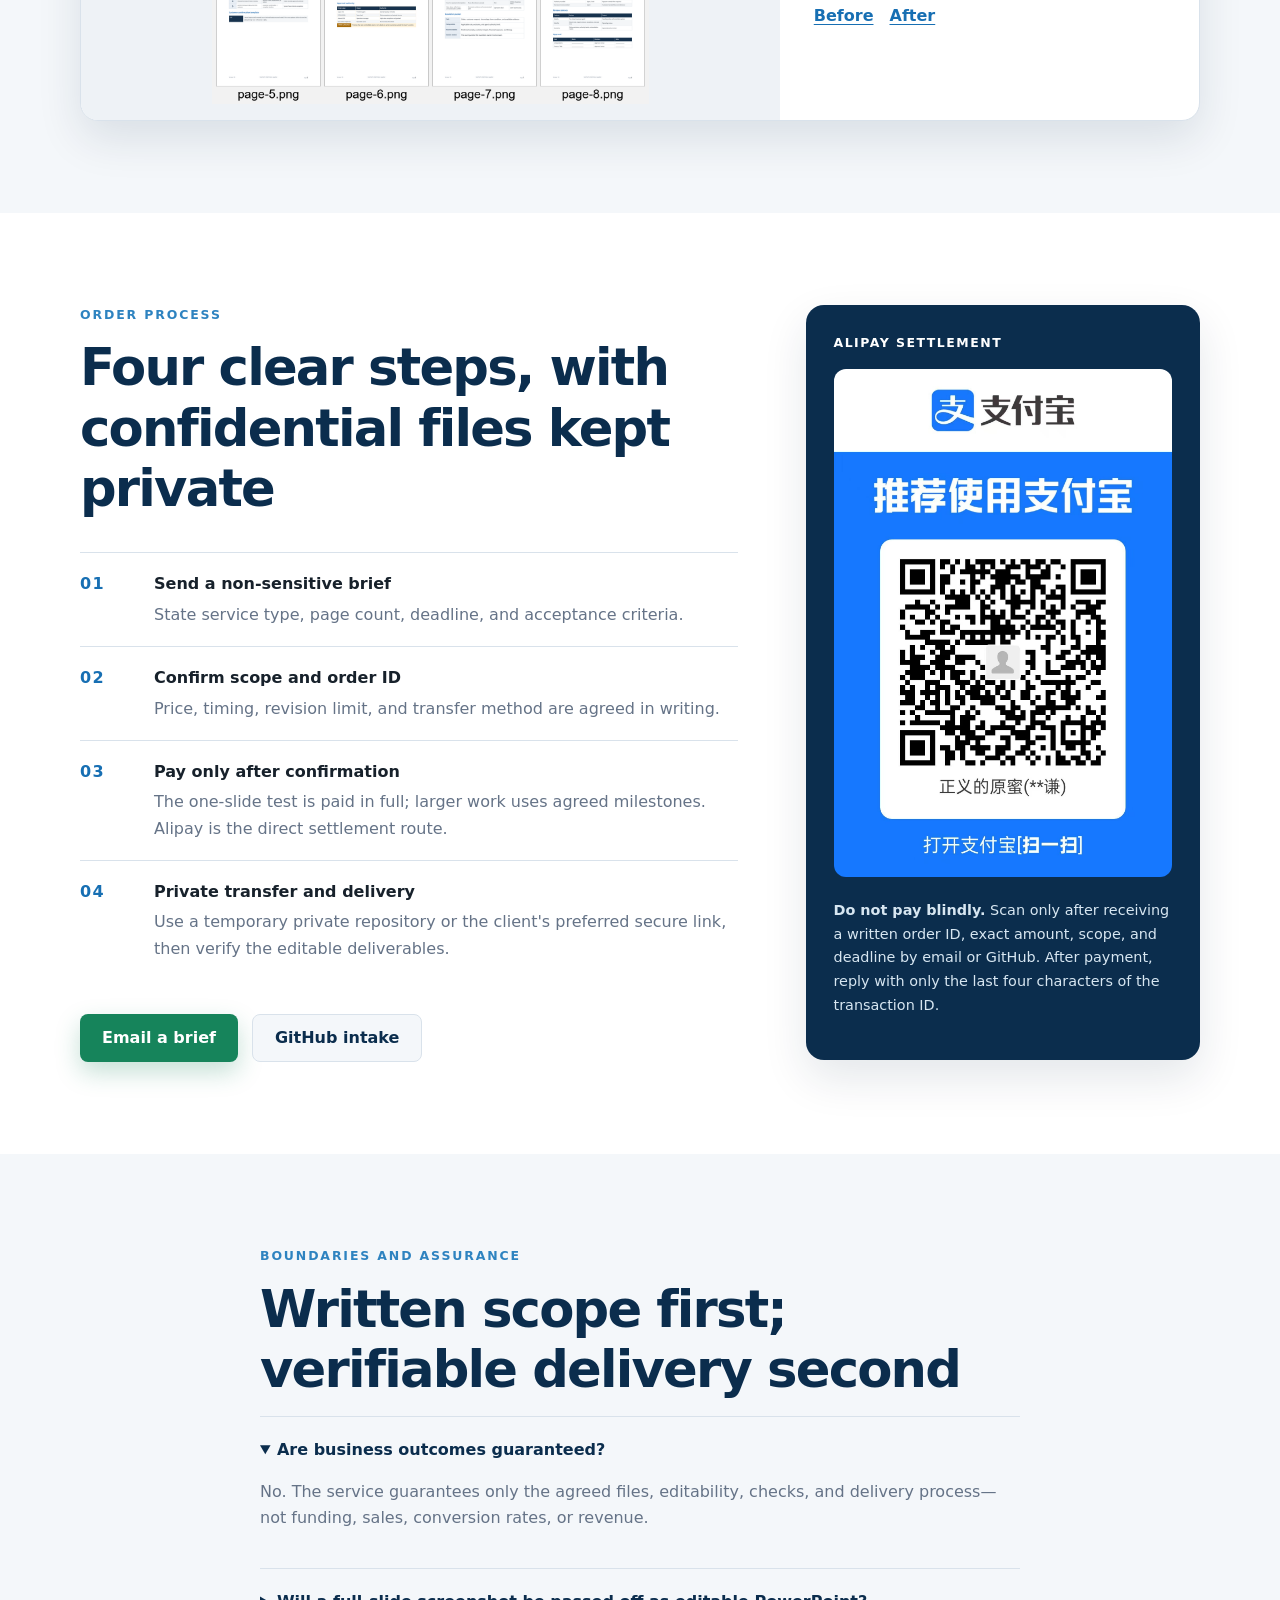
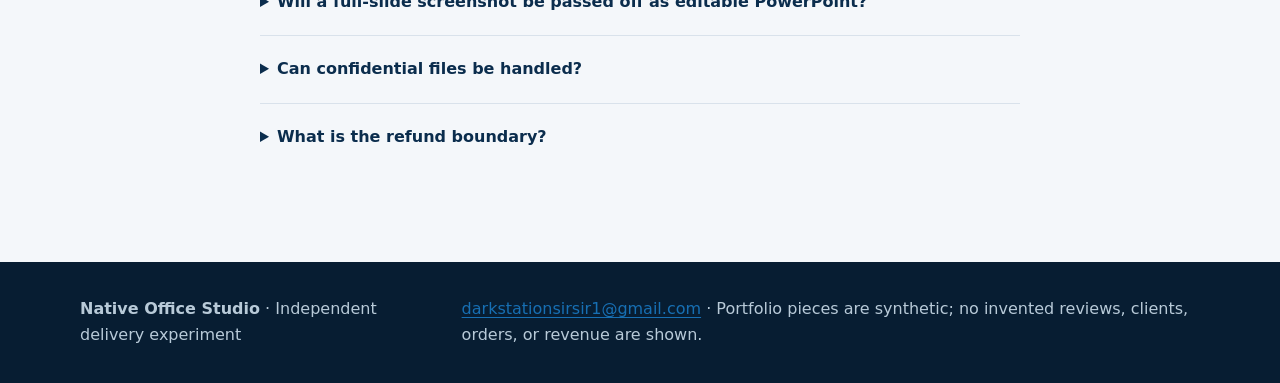
<file: en.html>
<!doctype html>
<html lang="en">
<head>
  <meta charset="utf-8">
  <meta name="viewport" content="width=device-width, initial-scale=1">
  <link rel="icon" href="favicon.svg" type="image/svg+xml">
  <title>Native Editable Office Delivery | PowerPoint, Excel, Word</title>
  <meta name="description" content="Native editable PowerPoint redesign, PDF/image-to-PPT reconstruction, formula-driven Excel dashboards, and professional Word formatting. Scope first, pay second, verified delivery.">
  <meta name="theme-color" content="#0b2d4d">
  <meta property="og:title" content="Native Editable Office Delivery">
  <meta property="og:description" content="Inspect real editable samples, agree scope and acceptance criteria, then pay. Small PowerPoint, Excel, and Word projects available.">
  <meta property="og:type" content="website">
  <meta property="og:url" content="https://newhack-cpu.github.io/office-native-studio/en.html">
  <meta property="og:image" content="https://newhack-cpu.github.io/office-native-studio/assets/ppt-portfolio.png">
  <link rel="canonical" href="https://newhack-cpu.github.io/office-native-studio/en.html">
  <link rel="alternate" hreflang="zh-CN" href="https://newhack-cpu.github.io/office-native-studio/">
  <link rel="alternate" hreflang="en" href="https://newhack-cpu.github.io/office-native-studio/en.html">
  <link rel="stylesheet" href="styles.css?v=20260719-2">
  <script type="application/ld+json">
  {
    "@context": "https://schema.org",
    "@type": "ProfessionalService",
    "name": "Native Office Studio",
    "url": "https://newhack-cpu.github.io/office-native-studio/en.html",
    "email": "darkstationsirsir1@gmail.com",
    "description": "Native editable PowerPoint, Excel dashboard, and Word formatting services.",
    "areaServed": "Worldwide",
    "availableLanguage": ["English", "Chinese"]
  }
  </script>
</head>
<body>
  <header class="hero">
    <nav class="nav shell" aria-label="Primary navigation">
      <a class="brand" href="#top">Native Office Studio</a>
      <div class="nav-links">
        <a href="#services">Services</a>
        <a href="#proof">Samples</a>
        <a href="#order">Order</a>
        <a href="index.html" lang="zh-CN">中文</a>
      </div>
    </nav>
    <div class="hero-grid shell" id="top">
      <div>
        <p class="eyebrow">NATIVE · EDITABLE · VERIFIED</p>
        <h1>Turn rough Office files into editable, production-ready deliverables</h1>
        <p class="lede">PowerPoint redesign, image/PDF-to-editable-PPT reconstruction, formula-driven Excel dashboards, and professional Word formatting. Every delivery is checked in a real Office-compatible rendering workflow.</p>
        <div class="hero-actions">
          <a class="button primary" href="mailto:darkstationsirsir1@gmail.com?subject=%5BOffice%20Order%5D%20New%20request">Email a brief</a>
          <a class="button secondary" href="downloads/editable-ppt-sample.pdf">View the full sample</a>
        </div>
        <p class="microcopy">For the first email, include only service type, page count, deadline, and acceptance criteria. Do not attach confidential source files yet. A <a href="https://github.com/newhack-cpu/office-native-studio/issues/new?template=order.yml">GitHub intake form</a> is also available.</p>
      </div>
      <aside class="hero-card" aria-label="Delivery commitments">
        <p class="card-kicker">Delivery commitments</p>
        <ul class="check-list">
          <li>Business text, tables, and standard charts remain natively editable</li>
          <li>Scope, deadline, revisions, and acceptance checks are written first</li>
          <li>No invented clients, testimonials, orders, or revenue claims</li>
          <li>Complex photos remain separate replaceable images, not fake vectors</li>
        </ul>
      </aside>
    </div>
  </header>

  <main>
    <section class="proof-strip" aria-label="Service qualities">
      <div class="shell proof-grid">
        <div><strong>Editable</strong><span>native Office objects</span></div>
        <div><strong>Scoped</strong><span>before payment</span></div>
        <div><strong>Verified</strong><span>render and structure QA</span></div>
        <div><strong>Private</strong><span>controlled file transfer</span></div>
      </div>
    </section>

    <section class="section shell" id="services">
      <div class="section-heading">
        <p class="eyebrow">FIRST-PROJECT PRICING</p>
        <h2>Start with a small, testable scope</h2>
        <p>Final quotes depend on source quality, complexity, slide/page count, and turnaround. No full-deck prepayment is required for the paid test.</p>
      </div>
      <div class="service-grid">
        <article class="service-card featured">
          <span class="tag">Lowest-risk entry</span>
          <h3>One-slide paid PowerPoint test</h3>
          <p class="price"><span>$</span>19</p>
          <ul>
            <li>One supplied slide and one visual direction</li>
            <li>One minor revision</li>
            <li>Editable PPTX plus PNG preview</li>
            <li>Normally delivered within 24 hours after complete input</li>
          </ul>
          <a class="text-link" href="mailto:darkstationsirsir1@gmail.com?subject=%5BPPT%20Paid%20Test%5D%20One%20slide">Request a paid test →</a>
        </article>
        <article class="service-card">
          <h3>PowerPoint redesign</h3>
          <p class="price"><span>$</span>99 <small>/ 10 slides</small></p>
          <ul>
            <li>Layout, hierarchy, typography, and color cleanup</li>
            <li>Up to two native Office charts</li>
            <li>One revision round</li>
            <li>Image/PDF reconstruction quoted by complexity</li>
          </ul>
        </article>
        <article class="service-card">
          <h3>Excel dashboard</h3>
          <p class="price"><span>$</span>129 <small>/ dashboard</small></p>
          <ul>
            <li>Formula-driven model, not a screenshot dashboard</li>
            <li>Separate source, calculation, checks, and display layers</li>
            <li>Up to eight KPIs and two native charts</li>
            <li>Macros, databases, and Power Query quoted separately</li>
          </ul>
        </article>
        <article class="service-card">
          <h3>Word standardisation</h3>
          <p class="price"><span>$</span>99 <small>/ 20 pages</small></p>
          <ul>
            <li>Real heading styles, contents, and page numbering</li>
            <li>Consistent tables, paragraphs, headers, and footers</li>
            <li>Approved wording is preserved</li>
            <li>Complex forms, macros, and rewriting quoted separately</li>
          </ul>
        </article>
      </div>
    </section>

    <section class="section muted" id="proof">
      <div class="shell">
        <div class="section-heading">
          <p class="eyebrow">DOWNLOADABLE EVIDENCE</p>
          <h2>Inspect the files before deciding</h2>
          <p>All samples below are synthetic portfolio pieces, not client work and not evidence of commercial results.</p>
        </div>
        <div class="portfolio-grid">
          <article class="portfolio-card">
            <img src="assets/ppt-portfolio.png" alt="Montage of a ten-slide editable commerce strategy presentation">
            <div>
              <h3>Editable PowerPoint</h3>
              <p>Ten slides, two native charts, one native table, and editable business content.</p>
              <p class="link-row"><a href="downloads/editable-ppt-sample.pdf">PDF preview</a><a href="downloads/editable-ppt-sample.pptx">PPTX source</a><a href="downloads/capability-profile.pdf">Capability profile</a></p>
            </div>
          </article>
          <article class="portfolio-card">
            <img src="assets/excel-dashboard.png" alt="Formula-driven commerce dashboard in Excel">
            <div>
              <h3>Excel executive dashboard</h3>
              <p>Seven worksheets, two native charts, formula checks, and a data dictionary.</p>
              <p class="link-row"><a href="downloads/excel-dashboard-sample.xlsx">Download XLSX</a></p>
            </div>
          </article>
          <article class="portfolio-card">
            <img src="assets/word-portfolio.png" alt="Montage of an eight-page professionally formatted Word playbook">
            <div>
              <h3>Word before and after</h3>
              <p>The same source content upgraded from a rough one-page file to an eight-page playbook.</p>
              <p class="link-row"><a href="downloads/word-before.pdf">Before</a><a href="downloads/word-after.pdf">After</a></p>
            </div>
          </article>
        </div>
      </div>
    </section>

    <section class="section shell" id="order">
      <div class="order-grid">
        <div>
          <p class="eyebrow">ORDER PROCESS</p>
          <h2>Four clear steps, with confidential files kept private</h2>
          <ol class="steps">
            <li><span>01</span><div><strong>Send a non-sensitive brief</strong><p>State service type, page count, deadline, and acceptance criteria.</p></div></li>
            <li><span>02</span><div><strong>Confirm scope and order ID</strong><p>Price, timing, revision limit, and transfer method are agreed in writing.</p></div></li>
            <li><span>03</span><div><strong>Pay only after confirmation</strong><p>The one-slide test is paid in full; larger work uses agreed milestones. Alipay is the direct settlement route.</p></div></li>
            <li><span>04</span><div><strong>Private transfer and delivery</strong><p>Use a temporary private repository or the client's preferred secure link, then verify the editable deliverables.</p></div></li>
          </ol>
          <div class="hero-actions">
            <a class="button primary" href="mailto:darkstationsirsir1@gmail.com?subject=%5BOffice%20Order%5D%20New%20request">Email a brief</a>
            <a class="button secondary" href="https://github.com/newhack-cpu/office-native-studio/issues/new?template=order.yml">GitHub intake</a>
          </div>
        </div>
        <aside class="payment-card">
          <p class="card-kicker">Alipay settlement</p>
          <img src="assets/alipay-qr.jpg" alt="Alipay personal payment QR code; scan only after order scope is confirmed">
          <p><strong>Do not pay blindly.</strong> Scan only after receiving a written order ID, exact amount, scope, and deadline by email or GitHub. After payment, reply with only the last four characters of the transaction ID.</p>
        </aside>
      </div>
    </section>

    <section class="section faq muted">
      <div class="shell narrow">
        <p class="eyebrow">BOUNDARIES AND ASSURANCE</p>
        <h2>Written scope first; verifiable delivery second</h2>
        <details open><summary>Are business outcomes guaranteed?</summary><p>No. The service guarantees only the agreed files, editability, checks, and delivery process—not funding, sales, conversion rates, or revenue.</p></details>
        <details><summary>Will a full-slide screenshot be passed off as editable PowerPoint?</summary><p>No. Business text, tables, and standard charts are rebuilt as native objects. Complex photos remain separate replaceable images.</p></details>
        <details><summary>Can confidential files be handled?</summary><p>Yes, after scope confirmation through a temporary private repository or the client's preferred secure transfer route. Remove unnecessary identity numbers, account data, and customer lists first.</p></details>
        <details><summary>What is the refund boundary?</summary><p>No payment is requested before scope confirmation. If paid work has not begun, the amount can be returned. Once work starts, settlement is based on completed, deliverable work as written in the order confirmation.</p></details>
      </div>
    </section>
  </main>

  <footer class="footer">
    <div class="shell">
      <p><strong>Native Office Studio</strong> · Independent delivery experiment</p>
      <p><a href="mailto:darkstationsirsir1@gmail.com">darkstationsirsir1@gmail.com</a> · Portfolio pieces are synthetic; no invented reviews, clients, orders, or revenue are shown.</p>
    </div>
  </footer>
</body>
</html>
</file>
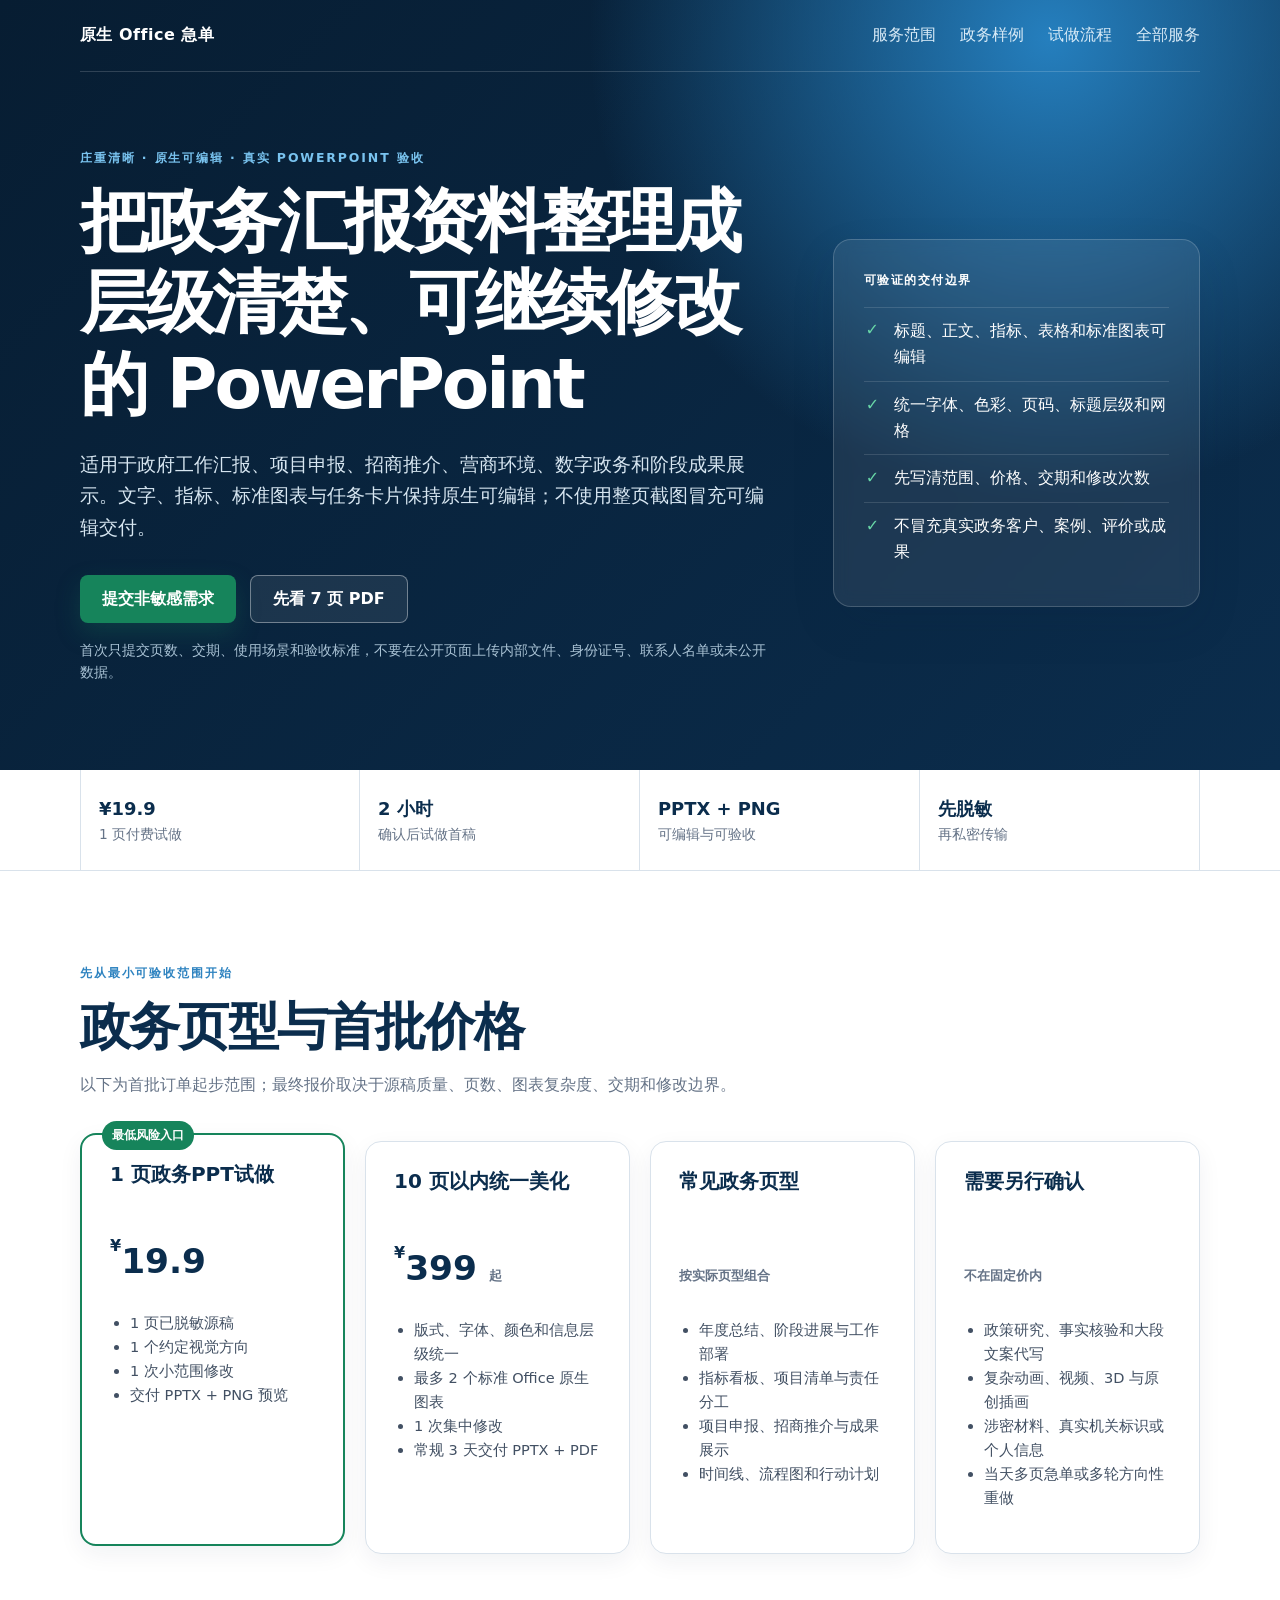
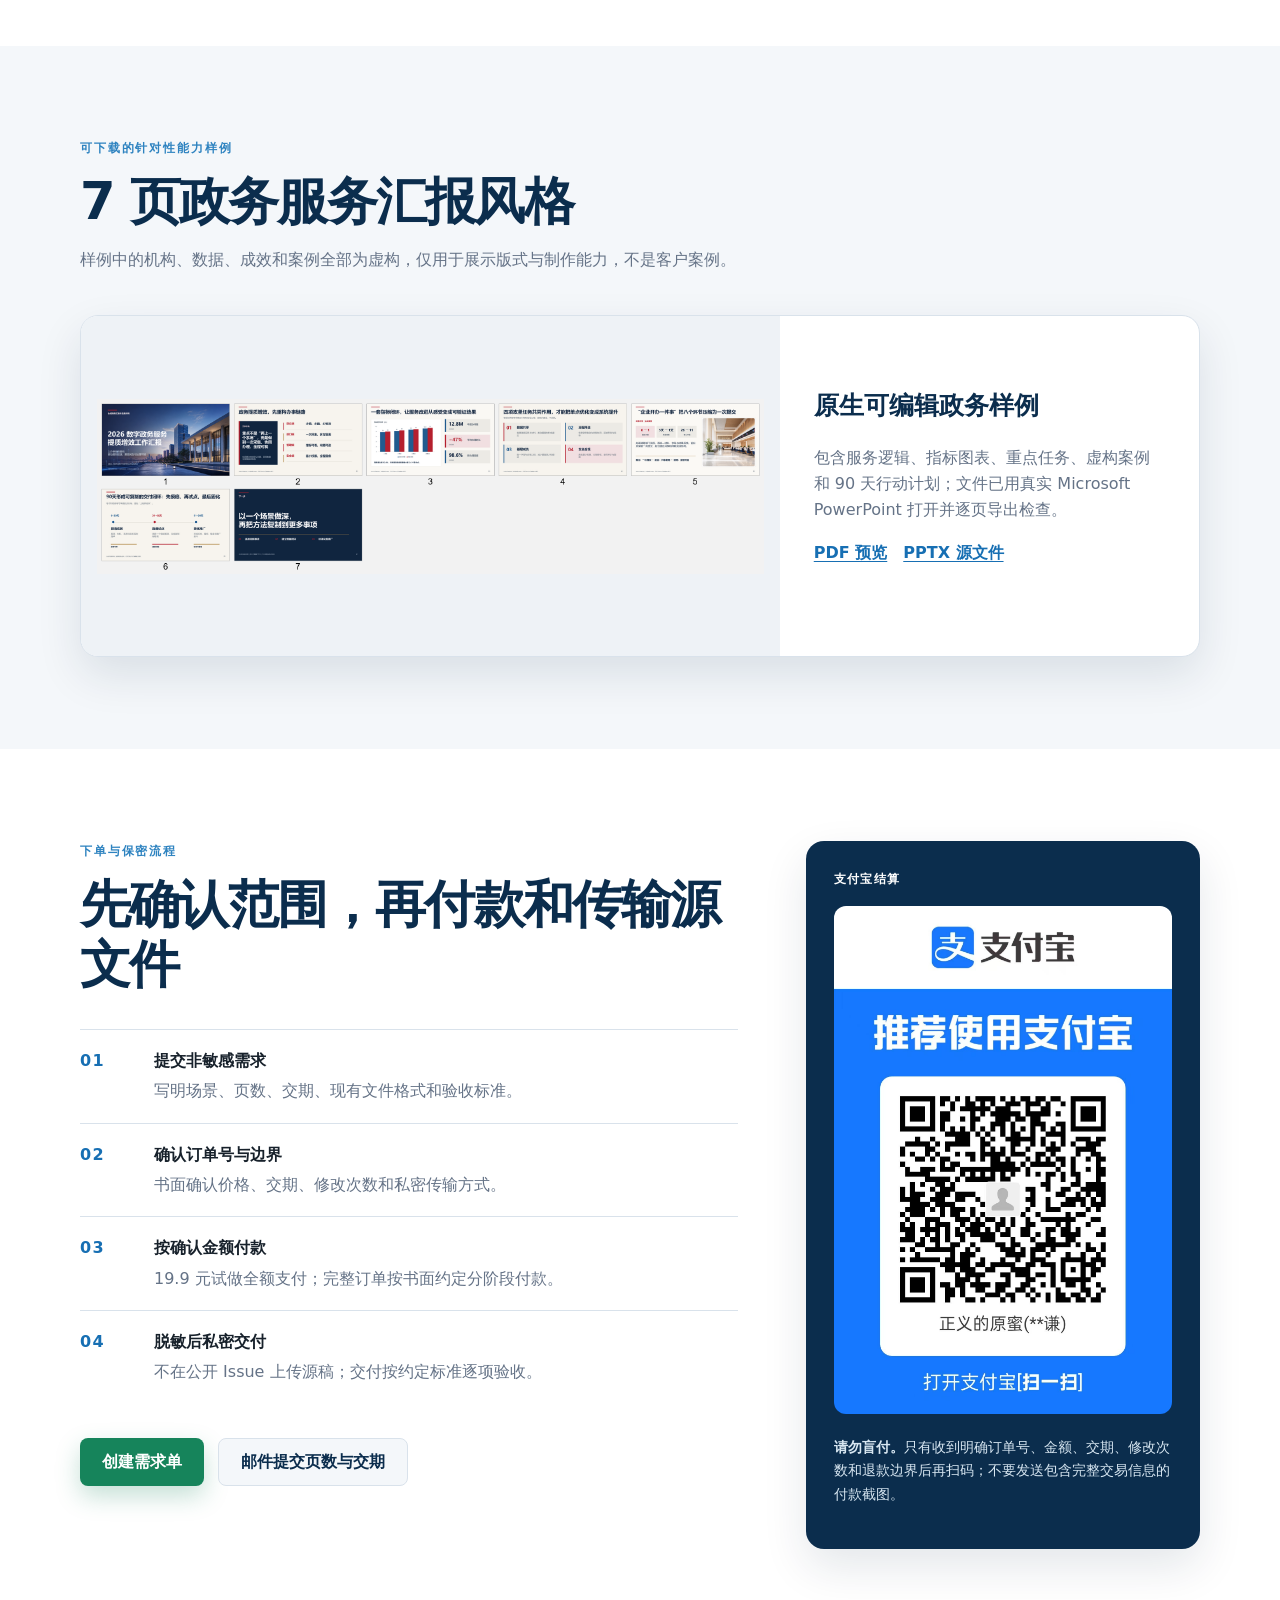
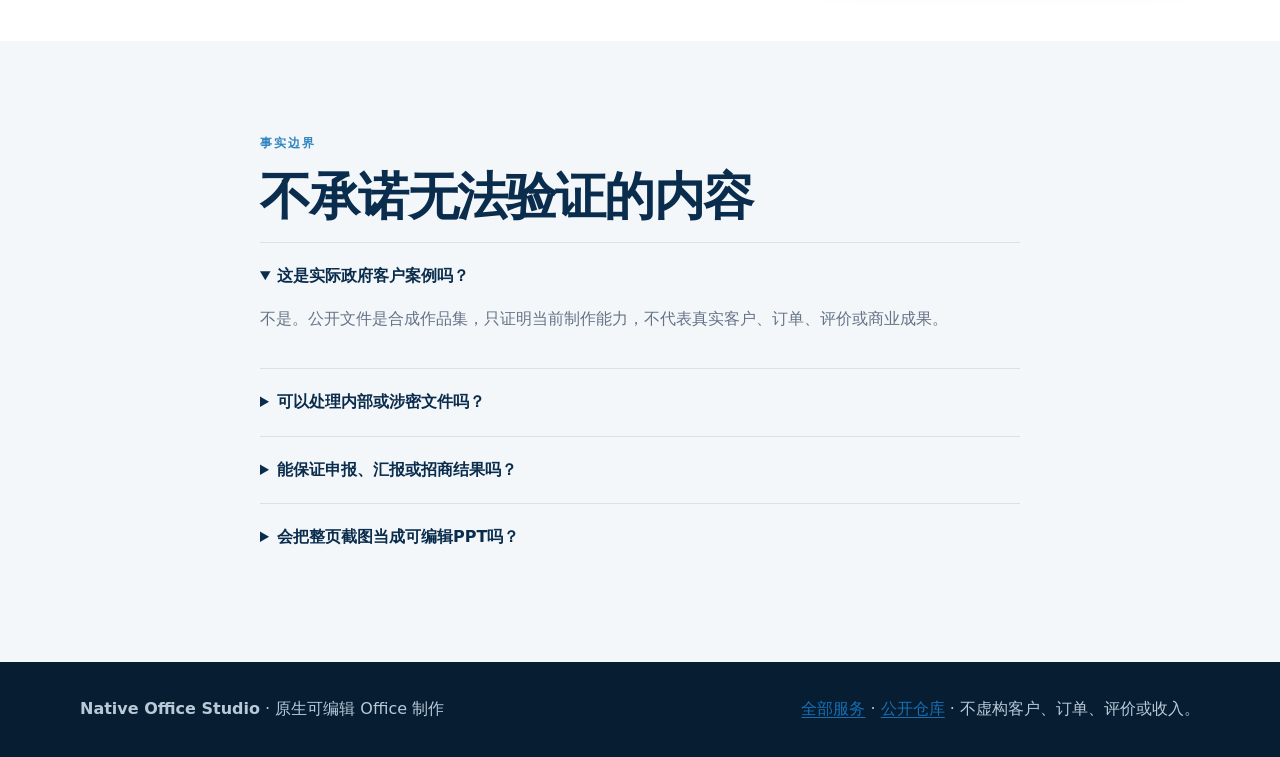
<file: government-presentation-redesign.html>
<!doctype html>
<html lang="zh-CN">
<head>
  <meta charset="utf-8">
  <meta name="viewport" content="width=device-width, initial-scale=1">
  <link rel="icon" href="favicon.svg" type="image/svg+xml">
  <title>政务PPT美化与政府工作汇报排版｜原生可编辑PPTX</title>
  <meta name="description" content="政务汇报、政府工作报告、项目申报和招商推介PPT美化。先看7页合成政务样例，再用19.9元单页付费试做验证原生可编辑交付。">
  <meta name="theme-color" content="#0b2d4d">
  <meta property="og:title" content="政务PPT美化｜原生可编辑政府工作汇报">
  <meta property="og:description" content="庄重版式、指标图表、重点任务和行动计划；真实PowerPoint验收，19.9元单页付费试做。">
  <meta property="og:type" content="website">
  <meta property="og:url" content="https://newhack-cpu.github.io/office-native-studio/government-presentation-redesign.html">
  <meta property="og:image" content="https://newhack-cpu.github.io/office-native-studio/assets/government-ppt-sample.png">
  <link rel="canonical" href="https://newhack-cpu.github.io/office-native-studio/government-presentation-redesign.html">
  <link rel="alternate" hreflang="zh-CN" href="https://newhack-cpu.github.io/office-native-studio/government-presentation-redesign.html">
  <link rel="stylesheet" href="styles.css?v=20260719-4">
  <script type="application/ld+json">
  {
    "@context": "https://schema.org",
    "@type": "Service",
    "name": "政务PPT美化与政府工作汇报排版",
    "provider": {
      "@type": "ProfessionalService",
      "name": "Native Office Studio",
      "url": "https://newhack-cpu.github.io/office-native-studio/"
    },
    "areaServed": "CN",
    "availableChannel": {
      "@type": "ServiceChannel",
      "serviceUrl": "https://github.com/newhack-cpu/office-native-studio/issues/new?template=order.yml"
    },
    "offers": [
      {
        "@type": "Offer",
        "name": "1页政务PPT付费试做",
        "price": "19.9",
        "priceCurrency": "CNY"
      },
      {
        "@type": "Offer",
        "name": "10页以内政务PPT美化",
        "price": "399",
        "priceCurrency": "CNY"
      }
    ]
  }
  </script>
</head>
<body>
  <header class="hero">
    <nav class="nav shell" aria-label="主导航">
      <a class="brand" href="index.html">原生 Office 急单</a>
      <div class="nav-links">
        <a href="#scope">服务范围</a>
        <a href="#sample">政务样例</a>
        <a href="#order">试做流程</a>
        <a href="index.html">全部服务</a>
      </div>
    </nav>
    <div class="hero-grid shell" id="top">
      <div>
        <p class="eyebrow">庄重清晰 · 原生可编辑 · 真实 POWERPOINT 验收</p>
        <h1>把政务汇报资料整理成层级清楚、可继续修改的 PowerPoint</h1>
        <p class="lede">适用于政府工作汇报、项目申报、招商推介、营商环境、数字政务和阶段成果展示。文字、指标、标准图表与任务卡片保持原生可编辑；不使用整页截图冒充可编辑交付。</p>
        <div class="hero-actions">
          <a class="button primary" href="https://github.com/newhack-cpu/office-native-studio/issues/new?template=order.yml">提交非敏感需求</a>
          <a class="button secondary" href="downloads/government-service-synthetic-sample.pdf">先看 7 页 PDF</a>
        </div>
        <p class="microcopy">首次只提交页数、交期、使用场景和验收标准，不要在公开页面上传内部文件、身份证号、联系人名单或未公开数据。</p>
      </div>
      <aside class="hero-card" aria-label="政务PPT交付承诺">
        <p class="card-kicker">可验证的交付边界</p>
        <ul class="check-list">
          <li>标题、正文、指标、表格和标准图表可编辑</li>
          <li>统一字体、色彩、页码、标题层级和网格</li>
          <li>先写清范围、价格、交期和修改次数</li>
          <li>不冒充真实政务客户、案例、评价或成果</li>
        </ul>
      </aside>
    </div>
  </header>

  <main>
    <section class="proof-strip" aria-label="政务PPT服务要点">
      <div class="shell proof-grid">
        <div><strong>¥19.9</strong><span>1 页付费试做</span></div>
        <div><strong>2 小时</strong><span>确认后试做首稿</span></div>
        <div><strong>PPTX + PNG</strong><span>可编辑与可验收</span></div>
        <div><strong>先脱敏</strong><span>再私密传输</span></div>
      </div>
    </section>

    <section class="section shell" id="scope">
      <div class="section-heading">
        <p class="eyebrow">先从最小可验收范围开始</p>
        <h2>政务页型与首批价格</h2>
        <p>以下为首批订单起步范围；最终报价取决于源稿质量、页数、图表复杂度、交期和修改边界。</p>
      </div>
      <div class="service-grid">
        <article class="service-card featured">
          <span class="tag">最低风险入口</span>
          <h3>1 页政务PPT试做</h3>
          <p class="price"><span>¥</span>19.9</p>
          <ul>
            <li>1 页已脱敏源稿</li>
            <li>1 个约定视觉方向</li>
            <li>1 次小范围修改</li>
            <li>交付 PPTX + PNG 预览</li>
          </ul>
        </article>
        <article class="service-card">
          <h3>10 页以内统一美化</h3>
          <p class="price"><span>¥</span>399 <small>起</small></p>
          <ul>
            <li>版式、字体、颜色和信息层级统一</li>
            <li>最多 2 个标准 Office 原生图表</li>
            <li>1 次集中修改</li>
            <li>常规 3 天交付 PPTX + PDF</li>
          </ul>
        </article>
        <article class="service-card">
          <h3>常见政务页型</h3>
          <p class="price"><small>按实际页型组合</small></p>
          <ul>
            <li>年度总结、阶段进展与工作部署</li>
            <li>指标看板、项目清单与责任分工</li>
            <li>项目申报、招商推介与成果展示</li>
            <li>时间线、流程图和行动计划</li>
          </ul>
        </article>
        <article class="service-card">
          <h3>需要另行确认</h3>
          <p class="price"><small>不在固定价内</small></p>
          <ul>
            <li>政策研究、事实核验和大段文案代写</li>
            <li>复杂动画、视频、3D 与原创插画</li>
            <li>涉密材料、真实机关标识或个人信息</li>
            <li>当天多页急单或多轮方向性重做</li>
          </ul>
        </article>
      </div>
    </section>

    <section class="section muted" id="sample">
      <div class="shell">
        <div class="section-heading">
          <p class="eyebrow">可下载的针对性能力样例</p>
          <h2>7 页政务服务汇报风格</h2>
          <p>样例中的机构、数据、成效和案例全部为虚构，仅用于展示版式与制作能力，不是客户案例。</p>
        </div>
        <div class="portfolio-grid">
          <article class="portfolio-card">
            <img src="assets/government-ppt-sample.png" alt="七页合成政务服务汇报PPT缩略总览">
            <div>
              <h3>原生可编辑政务样例</h3>
              <p>包含服务逻辑、指标图表、重点任务、虚构案例和 90 天行动计划；文件已用真实 Microsoft PowerPoint 打开并逐页导出检查。</p>
              <p class="link-row"><a href="downloads/government-service-synthetic-sample.pdf">PDF 预览</a><a href="downloads/government-service-synthetic-sample.pptx">PPTX 源文件</a></p>
            </div>
          </article>
        </div>
      </div>
    </section>

    <section class="section shell" id="order">
      <div class="order-grid">
        <div>
          <p class="eyebrow">下单与保密流程</p>
          <h2>先确认范围，再付款和传输源文件</h2>
          <ol class="steps">
            <li><span>01</span><div><strong>提交非敏感需求</strong><p>写明场景、页数、交期、现有文件格式和验收标准。</p></div></li>
            <li><span>02</span><div><strong>确认订单号与边界</strong><p>书面确认价格、交期、修改次数和私密传输方式。</p></div></li>
            <li><span>03</span><div><strong>按确认金额付款</strong><p>19.9 元试做全额支付；完整订单按书面约定分阶段付款。</p></div></li>
            <li><span>04</span><div><strong>脱敏后私密交付</strong><p>不在公开 Issue 上传源稿；交付按约定标准逐项验收。</p></div></li>
          </ol>
          <div class="hero-actions">
            <a class="button primary" href="https://github.com/newhack-cpu/office-native-studio/issues/new?template=order.yml">创建需求单</a>
            <a class="button secondary" href="mailto:darkstationsirsir1@gmail.com?subject=%5B%E6%94%BF%E5%8A%A1PPT%E8%AF%95%E5%81%9A%5D%201%E9%A1%B5">邮件提交页数与交期</a>
          </div>
        </div>
        <aside class="payment-card">
          <p class="card-kicker">支付宝结算</p>
          <img src="assets/alipay-qr.jpg" alt="支付宝个人收款二维码，仅在确认订单号后扫码付款">
          <p><strong>请勿盲付。</strong>只有收到明确订单号、金额、交期、修改次数和退款边界后再扫码；不要发送包含完整交易信息的付款截图。</p>
        </aside>
      </div>
    </section>

    <section class="section faq muted">
      <div class="shell narrow">
        <p class="eyebrow">事实边界</p>
        <h2>不承诺无法验证的内容</h2>
        <details open><summary>这是实际政府客户案例吗？</summary><p>不是。公开文件是合成作品集，只证明当前制作能力，不代表真实客户、订单、评价或商业成果。</p></details>
        <details><summary>可以处理内部或涉密文件吗？</summary><p>不接收国家秘密或无权披露的材料。普通内部文件必须先删除不必要的个人信息、账号、客户名单与敏感字段，再通过双方确认的私密方式传输。</p></details>
        <details><summary>能保证申报、汇报或招商结果吗？</summary><p>不能。服务只对书面约定的文件、可编辑性、版式检查、修改范围和交期负责，不保证审批、评审、招商或传播结果。</p></details>
        <details><summary>会把整页截图当成可编辑PPT吗？</summary><p>不会。业务文字、标准表格、图表和常规形状会使用 PowerPoint 原生对象；照片和复杂视觉作为独立可替换图片保留。</p></details>
      </div>
    </section>
  </main>

  <footer class="footer">
    <div class="shell">
      <p><strong>Native Office Studio</strong> · 原生可编辑 Office 制作</p>
      <p><a href="index.html">全部服务</a> · <a href="https://github.com/newhack-cpu/office-native-studio">公开仓库</a> · 不虚构客户、订单、评价或收入。</p>
    </div>
  </footer>
</body>
</html>
</file>
<file: styles.css>
:root {
  --navy: #0b2d4d;
  --blue: #176fb3;
  --green: #16845b;
  --amber: #b87700;
  --ink: #17212b;
  --muted: #657387;
  --line: #d9e2eb;
  --pale: #f4f7fa;
  --white: #ffffff;
  --shadow: 0 18px 45px rgba(8, 37, 63, .11);
  font-family: Inter, "Noto Sans SC", "Microsoft YaHei", system-ui, sans-serif;
  color: var(--ink);
  background: var(--white);
}

* { box-sizing: border-box; }
html { scroll-behavior: smooth; }
body { margin: 0; line-height: 1.65; }
a { color: var(--blue); text-decoration-thickness: 1px; text-underline-offset: 3px; }
img { max-width: 100%; display: block; }
.shell { width: min(1120px, calc(100% - 40px)); margin: 0 auto; }
.narrow { width: min(760px, calc(100% - 40px)); }

.hero { color: var(--white); background: radial-gradient(circle at 82% 5%, #257fbe 0, transparent 36%), linear-gradient(135deg, #071d32, var(--navy)); padding-bottom: 72px; }
.nav { min-height: 72px; display: flex; align-items: center; justify-content: space-between; border-bottom: 1px solid rgba(255,255,255,.16); }
.brand { color: var(--white); font-weight: 800; text-decoration: none; letter-spacing: .03em; }
.nav-links { display: flex; gap: 24px; }
.nav-links a { color: #d9ebf7; text-decoration: none; }
.hero-grid { display: grid; grid-template-columns: 1.5fr .8fr; gap: 64px; align-items: center; padding-top: 76px; }
.eyebrow { margin: 0 0 12px; color: #2e83c0; font-size: .78rem; font-weight: 800; letter-spacing: .15em; text-transform: uppercase; }
.hero .eyebrow { color: #79c3ef; }
h1, h2, h3 { line-height: 1.18; margin-top: 0; color: var(--navy); }
.hero h1 { max-width: 760px; color: var(--white); font-size: clamp(2.35rem, 5.4vw, 4.65rem); letter-spacing: -.045em; margin-bottom: 24px; }
.lede { max-width: 720px; color: #d7e6f1; font-size: 1.18rem; }
.hero-actions { display: flex; flex-wrap: wrap; gap: 14px; margin-top: 32px; }
.button { display: inline-flex; align-items: center; justify-content: center; min-height: 48px; padding: 0 22px; border-radius: 8px; font-weight: 800; text-decoration: none; transition: transform .15s ease, box-shadow .15s ease; }
.button:hover { transform: translateY(-2px); }
.button.primary { color: var(--white); background: var(--green); box-shadow: 0 10px 24px rgba(22,132,91,.25); }
.button.secondary { color: var(--white); border: 1px solid rgba(255,255,255,.38); background: rgba(255,255,255,.08); }
.microcopy { margin-top: 16px; color: #a9c2d4; font-size: .86rem; }
.hero-card { padding: 30px; border: 1px solid rgba(255,255,255,.18); background: rgba(255,255,255,.08); backdrop-filter: blur(8px); border-radius: 18px; box-shadow: var(--shadow); }
.card-kicker { margin: 0 0 16px; font-size: .78rem; font-weight: 800; letter-spacing: .12em; text-transform: uppercase; }
.check-list { list-style: none; padding: 0; margin: 0; }
.check-list li { position: relative; padding: 10px 0 10px 30px; border-top: 1px solid rgba(255,255,255,.13); }
.check-list li::before { content: "✓"; position: absolute; left: 2px; color: #69d8a8; font-weight: 900; }

.proof-strip { border-bottom: 1px solid var(--line); background: var(--white); }
.proof-grid { display: grid; grid-template-columns: repeat(4, 1fr); }
.proof-grid div { padding: 24px 18px; border-right: 1px solid var(--line); }
.proof-grid div:first-child { border-left: 1px solid var(--line); }
.proof-grid strong, .proof-grid span { display: block; }
.proof-grid strong { color: var(--navy); font-size: 1.12rem; }
.proof-grid span { color: var(--muted); font-size: .86rem; }

.section { padding: 92px 0; }
.section.muted { width: 100%; max-width: none; background: var(--pale); }
.section-heading { max-width: 700px; margin-bottom: 42px; }
.section-heading h2, .order-grid h2, .faq h2 { font-size: clamp(2rem, 4vw, 3.25rem); letter-spacing: -.035em; margin-bottom: 16px; }
.section-heading > p:last-child { color: var(--muted); }
.service-grid { display: grid; grid-template-columns: repeat(4, 1fr); gap: 20px; align-items: stretch; }
.service-card { position: relative; padding: 28px; border: 1px solid var(--line); border-radius: 16px; background: var(--white); box-shadow: 0 8px 24px rgba(8,37,63,.06); }
.service-card.featured { border: 2px solid var(--green); transform: translateY(-8px); }
.tag { position: absolute; top: -14px; left: 20px; padding: 5px 10px; border-radius: 999px; color: var(--white); background: var(--green); font-size: .75rem; font-weight: 800; }
.service-card h3 { min-height: 50px; font-size: 1.25rem; }
.price { margin: 12px 0 22px; color: var(--navy); font-size: 2.15rem; font-weight: 900; }
.price span { font-size: 1rem; vertical-align: top; }
.price small { font-size: .82rem; color: var(--muted); font-weight: 600; }
.service-card ul { padding-left: 20px; color: #425063; font-size: .91rem; }
.text-link { display: inline-block; margin-top: 10px; font-weight: 800; }

.portfolio-grid { display: grid; gap: 26px; }
.portfolio-card { display: grid; grid-template-columns: 1.25fr .75fr; overflow: hidden; border: 1px solid var(--line); border-radius: 18px; background: var(--white); box-shadow: var(--shadow); }
.portfolio-card > img { width: 100%; height: 340px; object-fit: contain; padding: 16px; background: #eef2f6; }
.portfolio-card > div { padding: 34px; align-self: center; }
.portfolio-card h3 { font-size: 1.55rem; }
.portfolio-card p { color: var(--muted); }
.link-row { display: flex; flex-wrap: wrap; gap: 16px; }
.link-row a { font-weight: 800; }

.order-grid { display: grid; grid-template-columns: 1.25fr .75fr; gap: 68px; align-items: start; }
.order-grid .button.secondary { color: var(--navy); border-color: var(--line); background: var(--pale); }
.steps { list-style: none; padding: 0; margin: 34px 0; counter-reset: item; }
.steps li { display: grid; grid-template-columns: 58px 1fr; gap: 16px; padding: 18px 0; border-top: 1px solid var(--line); }
.steps li > span { color: var(--blue); font-weight: 900; letter-spacing: .08em; }
.steps p { margin: 4px 0 0; color: var(--muted); }
.payment-card { padding: 28px; border-radius: 18px; color: var(--white); background: var(--navy); box-shadow: var(--shadow); }
.payment-card img { width: min(100%, 420px); margin: 0 auto 22px; border-radius: 12px; }
.payment-card p:last-child { color: #d7e6f1; font-size: .9rem; }

.faq details { border-top: 1px solid var(--line); padding: 20px 0; }
.faq summary { cursor: pointer; color: var(--navy); font-weight: 800; }
.faq details p { color: var(--muted); }
.footer { padding: 34px 0; color: #b8cad8; background: #071d32; }
.footer .shell { display: flex; justify-content: space-between; gap: 30px; }
.footer p { margin: 0; }

@media (max-width: 920px) {
  .hero-grid, .order-grid { grid-template-columns: 1fr; }
  .service-grid { grid-template-columns: repeat(2, 1fr); }
  .portfolio-card { grid-template-columns: 1fr; }
  .portfolio-card > img { height: 300px; }
}

@media (max-width: 600px) {
  .shell, .narrow { width: min(100% - 28px, 1120px); }
  .nav-links { gap: 12px; font-size: .88rem; }
  .hero-grid { padding-top: 52px; gap: 38px; }
  .hero h1 { font-size: 2.45rem; }
  .proof-grid { grid-template-columns: repeat(2, 1fr); }
  .service-grid { grid-template-columns: 1fr; }
  .service-card.featured { transform: none; }
  .section { padding: 68px 0; }
  .portfolio-card > img { height: 230px; }
  .portfolio-card > div { padding: 26px; }
  .footer .shell { flex-direction: column; }
}
</file>
